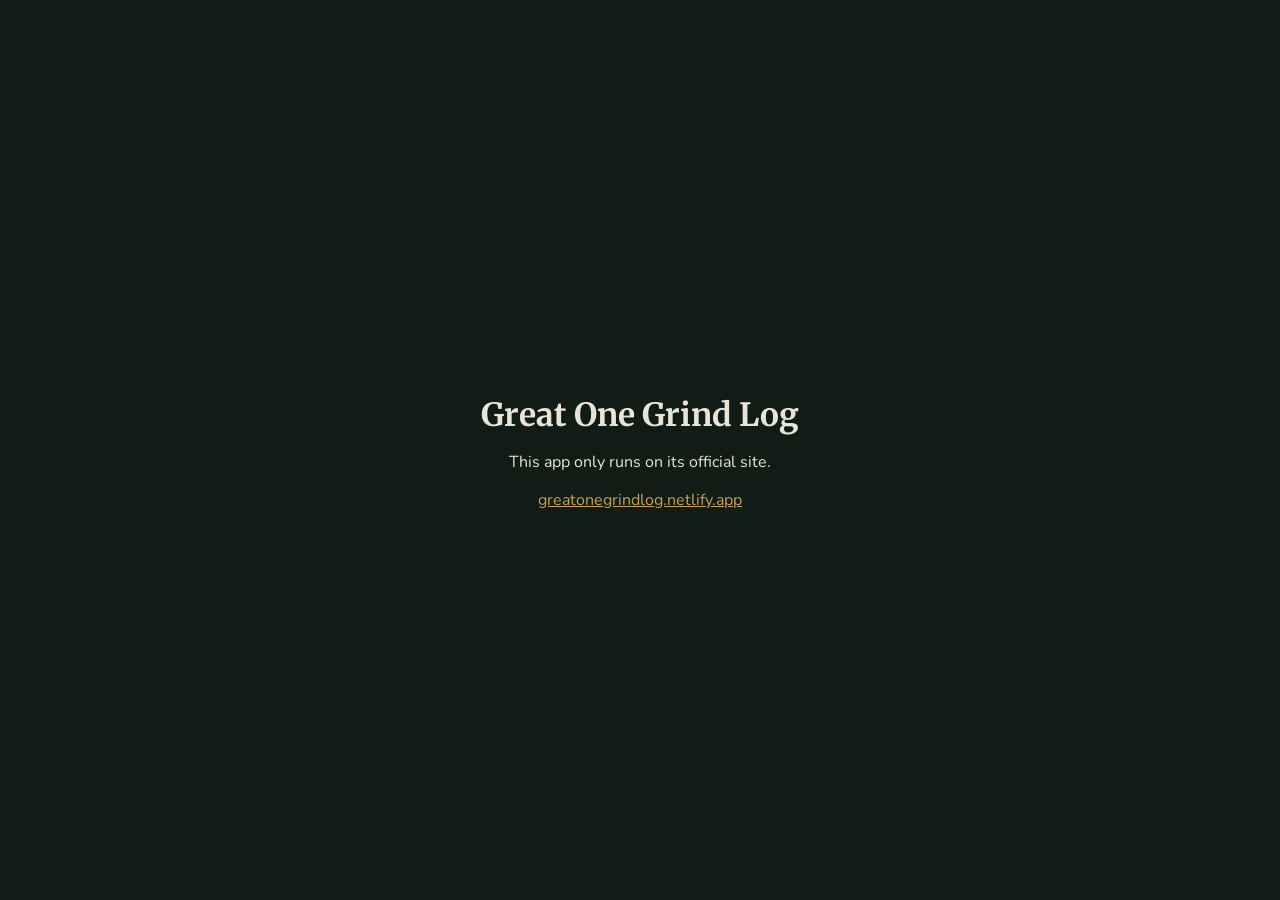
<file: index.html>
<!DOCTYPE html>
<html>
<!-- deploy trigger nudge: builds were resumed after being paused, this commit exists to
     produce a fresh push event for Netlify to pick up -->
<head>
    <meta charset="UTF-8">    <title>Great One Grind Log</title>
    <meta name="viewport" content="width=device-width, initial-scale=1, maximum-scale=1, user-scalable=no">
    <link rel="icon" type="image/png" href="icon192.png">
    <link rel="apple-touch-icon" sizes="192x192" href="icon192_dock.png">
    <link rel="apple-touch-icon" sizes="512x512" href="icon512_dock.png">
    <link rel="stylesheet" href="styles.css">
    <link rel="manifest" href="manifest.json">
    <meta name="theme-color" content="#000000">
</head>
<body>
    <div id="tosGate" class="modal hidden" style="z-index:99998;">
      <div class="modal-box" style="text-align:left;max-width:440px;">
        <h3 style="font-family:'Merriweather',serif;color:var(--text);margin-top:0;">Before You Continue</h3>
        <div style="display:flex;align-items:flex-start;gap:12px;margin-bottom:14px;padding-bottom:14px;border-bottom:1px solid var(--line);">
          <img src="NyXHunt.png" alt="NyX" class="about-avatar">
          <p style="font-size:12.5px;color:var(--muted);font-style:italic;margin:0;line-height:1.5;">&ldquo;Hello, my name is NyX, and welcome to my Grinding Counter Tool: The Great One Grind Log. I'm so glad you're here to count, log, and remember your most special hunts. Please enjoy the tool!&rdquo;</p>
        </div>
        <p style="font-size:13px;">Please review the following before using Great One Grind Log:</p>
        <label class="del-two-step-label" style="display:flex;gap:8px;align-items:flex-start;font-size:12px;margin-bottom:10px;color:var(--muted);text-align:left;">
          <input type="checkbox" id="tosCheck">
          <span>I have read and agree to the <a href="terms.html" target="_blank" rel="noopener" style="color:var(--antler, #c9a14a);">Terms of Service</a>.</span>
        </label>
        <label class="del-two-step-label" style="display:flex;gap:8px;align-items:flex-start;font-size:12px;margin-bottom:16px;color:var(--muted);text-align:left;">
          <input type="checkbox" id="privacyCheck">
          <span>I have read and agree to the <a href="privacy.html" target="_blank" rel="noopener" style="color:var(--antler, #c9a14a);">Privacy Policy</a>.</span>
        </label>
        <div class="modal-actions">
          <button id="tosGateAgree" class="confirm-go" disabled>Agree &amp; Continue</button>
        </div>
        <p style="font-size:11px;color:var(--muted);margin:10px 0 0;">You'll only see this once &mdash; unless the Terms of Service or Privacy Policy are updated, in which case you'll be asked to review and agree again.</p>
      </div>
    </div>
    <div id="installPromptModal" class="modal hidden" style="z-index:99997;">
      <div class="modal-box" style="text-align:left;max-width:380px;">
        <h3 style="font-family:'Merriweather',serif;color:var(--text);margin-top:0;">Install This Tool?</h3>
        <p style="font-size:13px;">Great One Grind Log can be installed straight from your browser, so it opens like its own app instead of a browser tab &mdash; no app store needed.</p>
        <p style="font-size:12px;color:var(--muted);">Not right now? No problem &mdash; you can install it anytime later from the <strong>How to Use Tool</strong> tab.</p>
        <div class="modal-actions">
          <button id="installPromptDismiss">No Thanks</button>
          <button id="installPromptGo" class="confirm-go">Show Me How</button>
        </div>
        <p style="font-size:11px;color:var(--muted);margin:10px 0 0;">This message is shown once.</p>
      </div>
    </div>
    <div id="welcomeGuideModal" class="modal hidden" style="z-index:99997;">
      <div class="modal-box" style="text-align:left;max-width:380px;">
        <h3 style="font-family:'Merriweather',serif;color:var(--text);margin-top:0;">New Here? Check Out the Guide</h3>
        <p style="font-size:13px;">The <strong>How to Use Tool</strong> tab walks you through everything, including:</p>
        <ul style="font-size:12.5px;color:var(--muted);margin:0 0 16px;padding-left:20px;line-height:1.7;">
          <li>Installing the tool as a browser app on your phone or computer</li>
          <li>Exporting and importing your data to back it up or move devices</li>
          <li>The basics of using the counter to track your grind</li>
        </ul>
        <div class="modal-actions">
          <button id="welcomeGuideDismiss">No Thanks</button>
          <button id="welcomeGuideGo" class="confirm-go">Take Me There</button>
        </div>
        <p style="font-size:11px;color:var(--muted);margin:10px 0 0;">This message is shown once.</p>
      </div>
    </div>
    <div class="app">
  <div class="wrap" id="appRoot">
    <div class="loading-note">Loading your grind log…</div>
  </div>
</div>

<div id="confirmModal" class="modal hidden">
  <div class="modal-box">
    <p id="modalText"></p>
    <div class="modal-actions">
      <button id="modalCancel">Cancel</button>
      <button id="modalConfirm" class="confirm-danger">Confirm</button>
    </div>
  </div>
</div>

<div id="wizardModal" class="modal hidden wizard-modal">
  <div class="modal-box">
    <div id="wizardContent"></div>
    <div class="wizard-footer">
      <button id="wizardBackBtn" class="reset-link" style="display:none;">&larr; Back</button>
      <button id="wizardCancelBtn" class="reset-link">Cancel</button>
    </div>
  </div>
</div>

<div id="trophyModal" class="modal hidden">
  <div class="modal-box">
    <p>Great One logged! Would you like to add trophy details?</p>
    <div class="modal-actions">
      <button id="trophyModalSkip">Skip</button>
      <button id="trophyModalYes" class="confirm-go">Add Details</button>
    </div>
  </div>
</div>

<div id="trophyFormModal" class="modal hidden">
  <div class="modal-box trophy-form-box">
    <h3 class="trophy-form-title">Trophy Details</h3>
    <div class="trophy-form-fields">
      <label>Outcome
        <select id="tfOutcome">
          <option value="">— Select —</option>
          <option value="Successfully Hunted">Successfully Hunted</option>
          <option value="Botched">Botched</option>
        </select>
      </label>
      <label>Weight
        <div class="weight-row">
          <input type="text" id="tfWeight" placeholder="e.g. 312">
          <select id="tfWeightUnit">
            <option value="kg">kg</option>
            <option value="lbs">lbs</option>
          </select>
        </div>
      </label>
      <label>Fur Type<input type="text" id="tfFur" placeholder="e.g. Fabled…"></label>
      <label>Score<input type="text" id="tfScore" placeholder="e.g. 263.18"></label>
      <div id="tfAntlerRow">
        <label>Antler / Horn Variation
          <div class="antler-row">
            <input type="text" id="tfAntler" placeholder="e.g. Palmated, Non-Typical…">
            <select id="tfAntlerQuick">
              <option value="">Quick fill</option>
              <option value="N/A">N/A</option>
            </select>
          </div>
        </label>
      </div>
      <label>Personal Notes<textarea id="tfNotes" placeholder="Anything worth remembering about this hunt…" rows="3"></textarea></label>
    </div>
    <div class="modal-actions" style="margin-top:16px;">
      <button id="trophyFormCancel">Cancel</button>
      <button id="trophyFormSubmit" class="confirm-go">Save</button>
    </div>
  </div>
</div>

<div id="counterEditModal" class="modal hidden">
  <div class="modal-box trophy-form-box">
    <div id="counterEditBody"></div>
    <div class="modal-actions" style="margin-top:16px;">
      <button id="counterEditCancel">Cancel</button>
      <button id="counterEditSave" class="confirm-go">Save</button>
    </div>
  </div>
</div>
<div id="keybindModal" class="modal hidden">
  <div class="modal-box" style="max-width:320px;">
    <div id="keybindLabel" style="font-family:'Merriweather',serif;font-weight:700;font-size:14px;margin-bottom:14px;color:var(--text);"></div>
    <div id="keybindStatus" class="keybind-status waiting">Press any key…</div>
    <div class="modal-actions" style="margin-top:16px;flex-direction:column;gap:8px;">
      <button id="keybindSaveBtn" class="keybind-save-btn" disabled>Save Setting</button>
      <button id="keybindCancelBtn" class="reset-link">Cancel</button>
    </div>
  </div>
</div>
<div id="updateBanner" style="display:none;position:fixed;bottom:16px;left:50%;transform:translateX(-50%);background:#1a1a1a;color:#fff;padding:10px 16px;border-radius:8px;border:1px solid #d4af37;font-size:13px;z-index:9999;gap:10px;align-items:center;">
  <span>Update available.</span>
  <button id="updateReloadBtn" style="background:#d4af37;color:#000;border:none;border-radius:5px;padding:5px 10px;font-size:12px;cursor:pointer;">Reload</button>
</div>
<div id="cookieConsentBanner" style="display:none;position:fixed;bottom:0;left:0;right:0;background:#1a1a1a;color:#fff;padding:14px 16px;font-size:13px;z-index:10000;gap:14px;align-items:center;justify-content:center;flex-wrap:wrap;border-top:1px solid #d4af37;">
  <span style="max-width:600px;">This app uses local device storage to save your progress. See our <a href="privacy.html" style="color:#d4af37;">Privacy Policy</a> for details.</span>
  <button id="cookieConsentBtn" style="background:#d4af37;color:#000;border:none;border-radius:5px;padding:6px 14px;font-size:12px;cursor:pointer;white-space:nowrap;">Got it</button>
</div>
<script>
(function() {
  var CONSENT_KEY = 'cookieConsentAccepted';
  if (!localStorage.getItem(CONSENT_KEY)) {
    document.getElementById('cookieConsentBanner').style.display = 'flex';
  }
  document.getElementById('cookieConsentBtn').addEventListener('click', function() {
    localStorage.setItem(CONSENT_KEY, 'true');
    document.getElementById('cookieConsentBanner').style.display = 'none';
  });
})();
</script>
<script>
if ('serviceWorker' in navigator) {
  window.addEventListener('load', () => {
    navigator.serviceWorker.register('./sw.js').then((reg) => {
      function showUpdateBanner() {
        document.getElementById('updateBanner').style.display = 'flex';
      }
      // Cover the case where an update already finished installing before this
      // .then() ran (a real race with 'updatefound'), not just the waiting case.
      if (reg.waiting) {
        showUpdateBanner();
      }
      if (reg.installing) {
        reg.installing.addEventListener('statechange', function() {
          if (this.state === 'installed' && navigator.serviceWorker.controller) {
            showUpdateBanner();
          }
        });
      }
      reg.addEventListener('updatefound', () => {
        const nw = reg.installing;
        if (!nw) return;
        nw.addEventListener('statechange', () => {
          if (nw.state === 'installed' && navigator.serviceWorker.controller) {
            showUpdateBanner();
          }
        });
      });

      // The checks above only catch an update that exists at page-load time.
      // Long sessions (a grind can run for a while) never re-check otherwise, so
      // the banner only ever seemed to show up on a manual reload. Re-check
      // periodically and whenever the tab/app regains focus.
      setInterval(() => { reg.update(); }, 5 * 60 * 1000);
      document.addEventListener('visibilitychange', () => {
        if (document.visibilityState === 'visible') reg.update();
      });
    });
    let reloading = false;
    navigator.serviceWorker.addEventListener('controllerchange', () => {
      if (reloading) return;
      reloading = true;
      window.location.reload();
    });
    document.getElementById('updateReloadBtn').addEventListener('click', () => {
      navigator.serviceWorker.getRegistration().then((reg) => {
        if (!reg) return;
        if (reg.waiting) {
          reg.waiting.postMessage('SKIP_WAITING');
        } else if (reg.installing) {
          reg.installing.addEventListener('statechange', function fn(e) {
            if (e.target.state === 'installed') {
              e.target.postMessage('SKIP_WAITING');
              e.target.removeEventListener('statechange', fn);
            }
          });
        }
      });
    });
  });
}
</script>
<!-- Session Goal: number input modal -->
<div id="sgInputModal" class="modal hidden">
  <div class="modal-box" style="max-width:280px; text-align:center;">
    <div id="sgModalTitle" style="font-family:'Merriweather',serif;font-weight:700;font-size:14px;margin-bottom:14px;color:var(--text);"></div>
    <input type="number" id="sgModalInput" class="sg-input" placeholder="Number of kills" min="1" style="width:100%;box-sizing:border-box;margin-bottom:14px;">
    <div class="modal-actions">
      <button id="sgModalCancel">Cancel</button>
      <button id="sgModalDelete" class="confirm-danger" style="display:none;">Delete Goal</button>
      <button id="sgModalConfirm" class="confirm-go">Set Goal</button>
    </div>
  </div>
</div>

<!-- Session Goal: goal met modal -->
<div id="sgGoalMetModal" class="modal hidden">
  <div class="modal-box" style="max-width:280px; text-align:center;">
    <p style="font-size:22px;margin:0 0 6px;">🎯</p>
    <p style="font-family:'Merriweather',serif;font-weight:700;font-size:15px;margin:0 0 10px;color:var(--text);">You met your goal!</p>
    <p style="font-size:12px;color:var(--muted);margin:0 0 18px;">Want to set a new session goal?</p>
    <div class="modal-actions">
      <button id="sgMetCancel">No thanks</button>
      <button id="sgMetNewGoal" class="confirm-go">Set New Goal</button>
    </div>
  </div>
</div>

<!-- Rare Fur Trackers: create/edit panel -->
<div id="rareGoalsModal" class="modal hidden">
  <div class="modal-box" style="max-width:360px; text-align:center;">
    <h3 style="font-family:'Merriweather',serif;font-weight:700;font-size:15px;margin:0 0 8px;color:var(--text);">Create / Edit Rare Fur Tracker(s)</h3>
    <p style="font-size:10.5px;color:var(--muted);margin:0 0 14px;line-height:1.5;">This tracker is independent &mdash; updating these counters does not affect the &ldquo;Rares&rdquo; counter, nor does it affect the All Grinds Summary. Use the &ldquo;Rares&rdquo; counter in Current Grind to log data there.</p>

    <div class="trophy-form-fields" style="margin-bottom:10px;">
      <label>Rare Fur Name<input type="text" id="rgNameInput" placeholder="e.g. Albino, Melanistic, Piebald…"></label>
    </div>
    <div class="modal-actions" style="justify-content:center;">
      <button id="rgNameConfirmBtn" class="confirm-go">+ Add Tracker</button>
    </div>

    <div id="rgList" class="rg-list"></div>

    <div class="modal-actions" style="margin-top:14px;">
      <button id="rgCloseBtn">Close</button>
    </div>
  </div>
</div>

<!-- Rare Fur Trackers: all-goals-complete celebration -->
<div id="rgGoalMetModal" class="modal hidden">
  <div class="modal-box" style="max-width:280px; text-align:center;">
    <p style="font-size:22px;margin:0 0 6px;">🏆</p>
    <p style="font-family:'Merriweather',serif;font-weight:700;font-size:15px;margin:0 0 6px;color:var(--text);">All Goals Met!</p>
    <p id="rgMetText" style="font-size:12px;color:var(--muted);margin:0 0 18px;"></p>
    <div class="modal-actions">
      <button id="rgMetOk">Awesome!</button>
      <button id="rgMetSetNew" class="confirm-go">Set New Goals</button>
    </div>
  </div>
</div>

<script src="script.js"></script>
<script>
(function() {
  // Bump the suffix if the Terms of Service or Privacy Policy content materially changes,
  // so everyone is re-prompted to agree to the new versions instead of carrying over old consent.
  var LEGAL_KEY = 'legalAgreedV1';
  var tosGate = document.getElementById('tosGate');
  // Gate starts hidden in HTML/CSS so it never flashes on load; only reveal if needed.
  if (localStorage.getItem(LEGAL_KEY) === 'true') {
    return;
  }
  tosGate.classList.remove('hidden');
  var tosCheck = document.getElementById('tosCheck');
  var privacyCheck = document.getElementById('privacyCheck');
  var agreeBtn = document.getElementById('tosGateAgree');

  function updateBtn() {
    agreeBtn.disabled = !(tosCheck.checked && privacyCheck.checked);
  }
  tosCheck.addEventListener('change', updateBtn);
  privacyCheck.addEventListener('change', updateBtn);

  // First-time-only optional pointer to the How to Use Tool tab, shown right after
  // a brand-new user clears the ToS/Privacy gate. Never shown again once dismissed
  // (either button), and never shown to existing users who already had LEGAL_KEY set.
  var WELCOME_KEY = 'welcomeGuideSeenV1';
  function maybeShowWelcomeGuide() {
    if (localStorage.getItem(WELCOME_KEY) === 'true') return;
    var modal = document.getElementById('welcomeGuideModal');
    if (!modal) return;
    modal.classList.remove('hidden');
    document.getElementById('welcomeGuideDismiss').addEventListener('click', function() {
      localStorage.setItem(WELCOME_KEY, 'true');
      modal.classList.add('hidden');
    });
    document.getElementById('welcomeGuideGo').addEventListener('click', function() {
      localStorage.setItem(WELCOME_KEY, 'true');
      modal.classList.add('hidden');
      var ctBtn = document.querySelector('.tab-btn[data-tab="counter-tool"]');
      if (ctBtn) ctBtn.click();
      window.scrollTo({ top: 0, behavior: 'smooth' });
    });
  }

  // First-time-only prompt letting a brand-new user know the tool can be installed as a
  // browser app, shown right after the ToS/Privacy gate and before the How to Use Tool
  // pointer below. Never shown again once dismissed (either button). Choosing "Show Me
  // How" jumps straight to the install instructions and marks the welcome-guide popup
  // as seen too, since the user is already headed to that same tab.
  var INSTALL_KEY = 'installPromptSeenV1';
  function maybeShowInstallPrompt(next) {
    if (localStorage.getItem(INSTALL_KEY) === 'true') { next(); return; }
    var modal = document.getElementById('installPromptModal');
    if (!modal) { next(); return; }
    modal.classList.remove('hidden');
    document.getElementById('installPromptDismiss').addEventListener('click', function() {
      localStorage.setItem(INSTALL_KEY, 'true');
      modal.classList.add('hidden');
      next();
    });
    document.getElementById('installPromptGo').addEventListener('click', function() {
      localStorage.setItem(INSTALL_KEY, 'true');
      localStorage.setItem(WELCOME_KEY, 'true');
      modal.classList.add('hidden');
      var ctBtn = document.querySelector('.tab-btn[data-tab="counter-tool"]');
      if (ctBtn) ctBtn.click();
      setTimeout(function() {
        var guide = document.getElementById('installGuide');
        if (guide) guide.scrollIntoView({ behavior: 'smooth', block: 'start' });
        else window.scrollTo({ top: 0, behavior: 'smooth' });
      }, 50);
    });
  }

  agreeBtn.addEventListener('click', function() {
    if (agreeBtn.disabled) return;
    localStorage.setItem(LEGAL_KEY, 'true');
    tosGate.classList.add('hidden');
    maybeShowInstallPrompt(maybeShowWelcomeGuide);
  });
})();
</script>
</body>
</html>
</file>
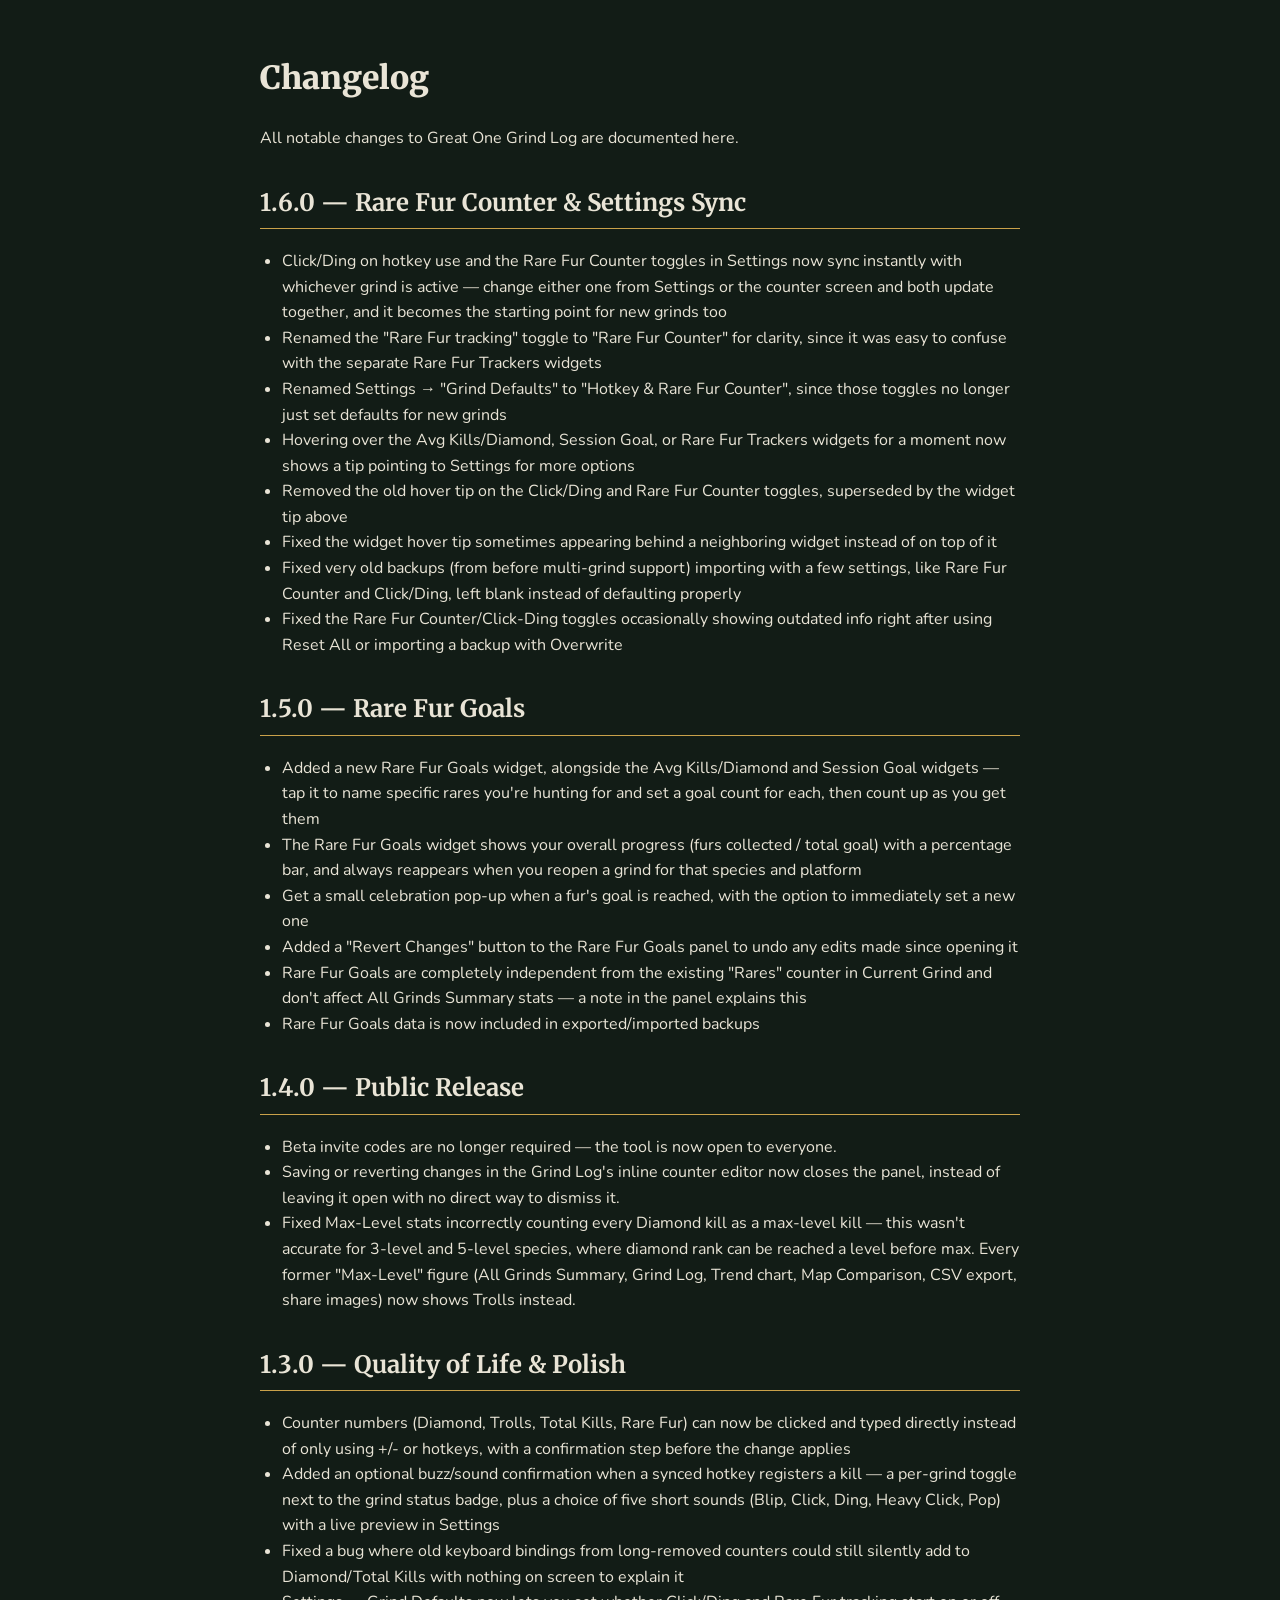
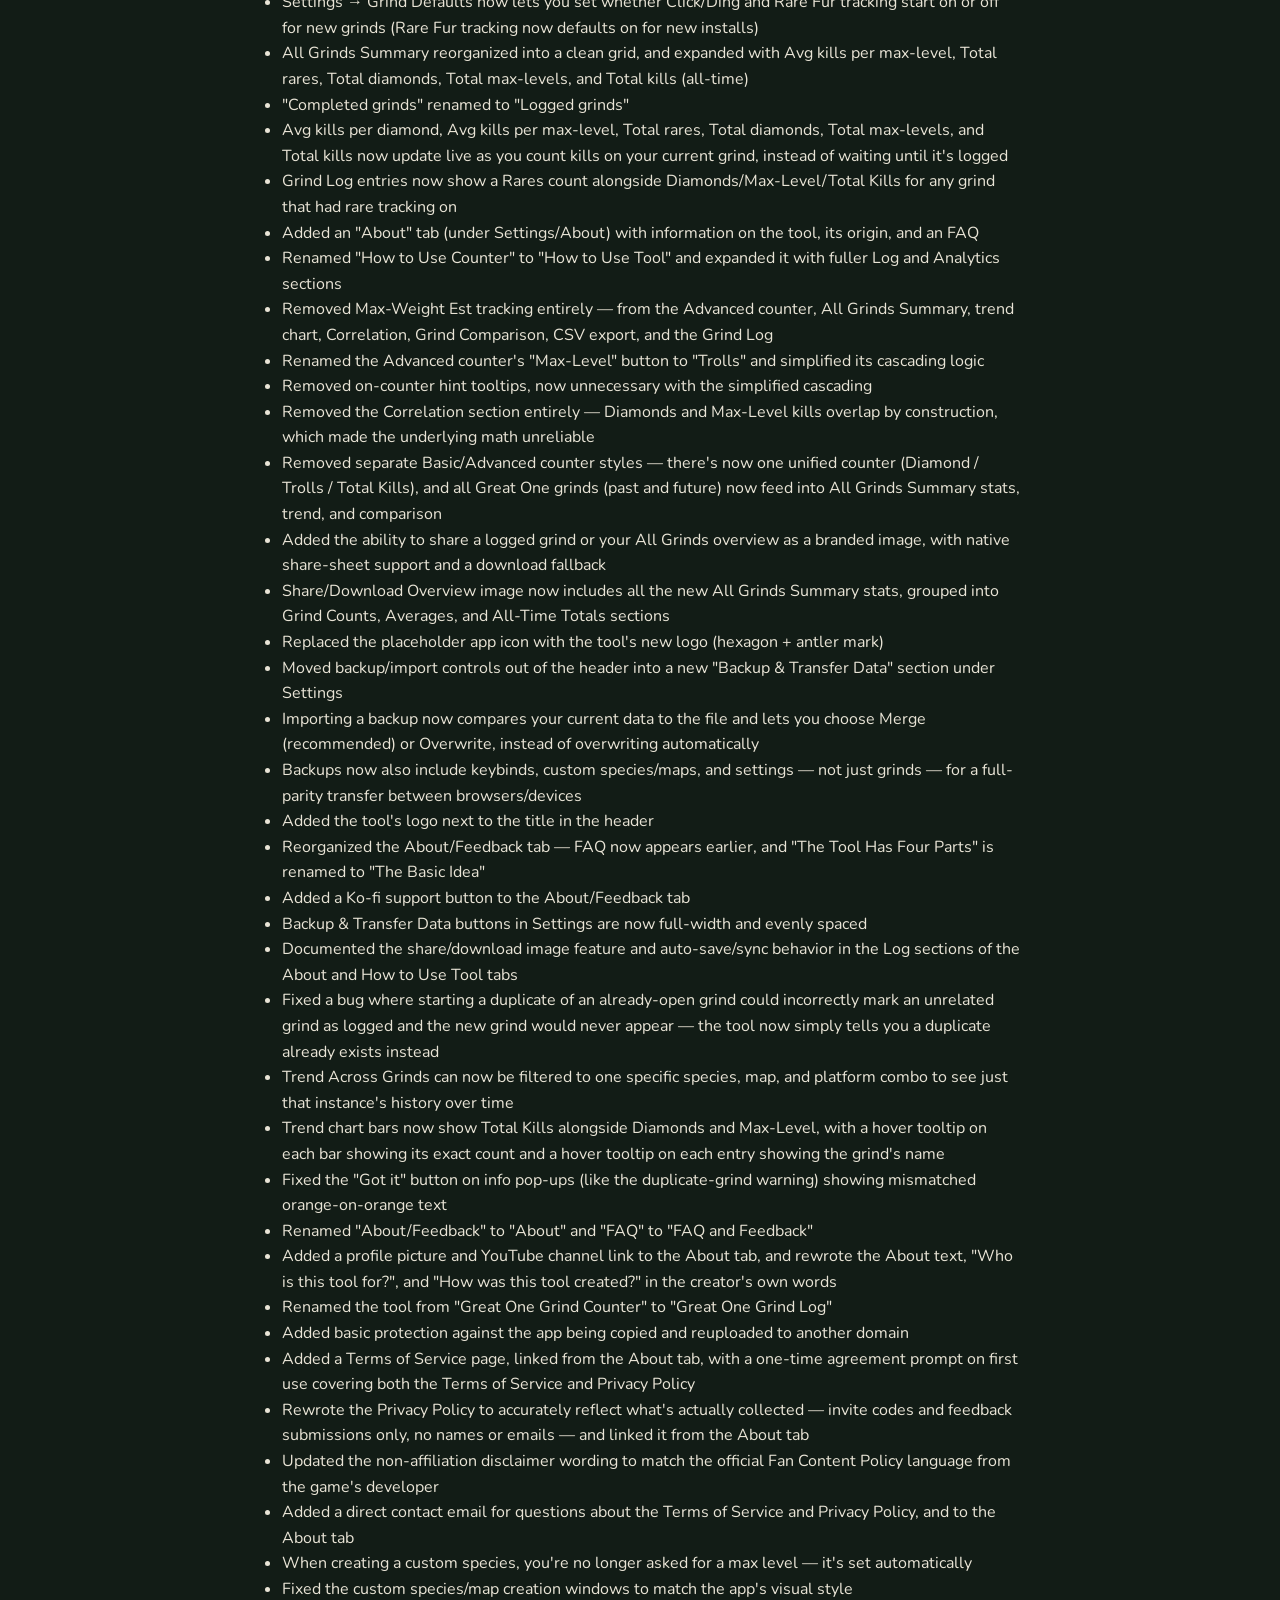
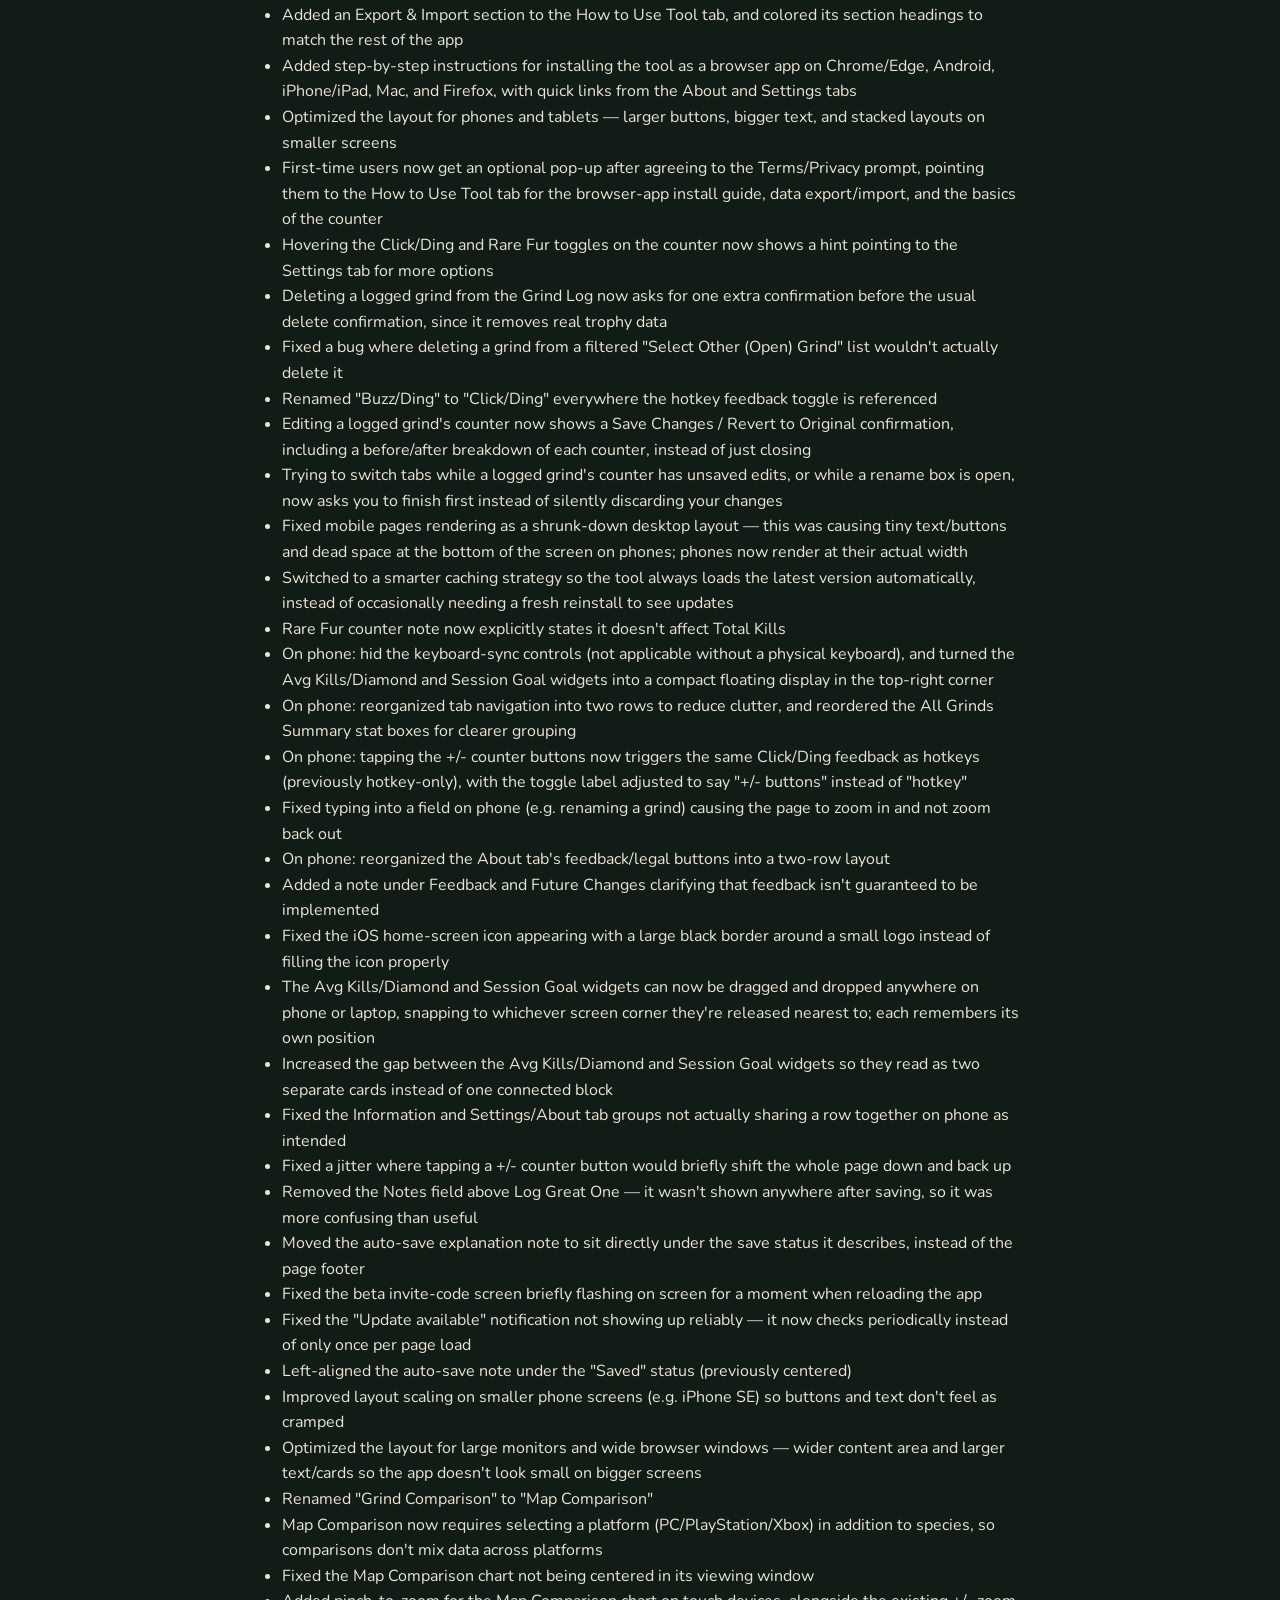
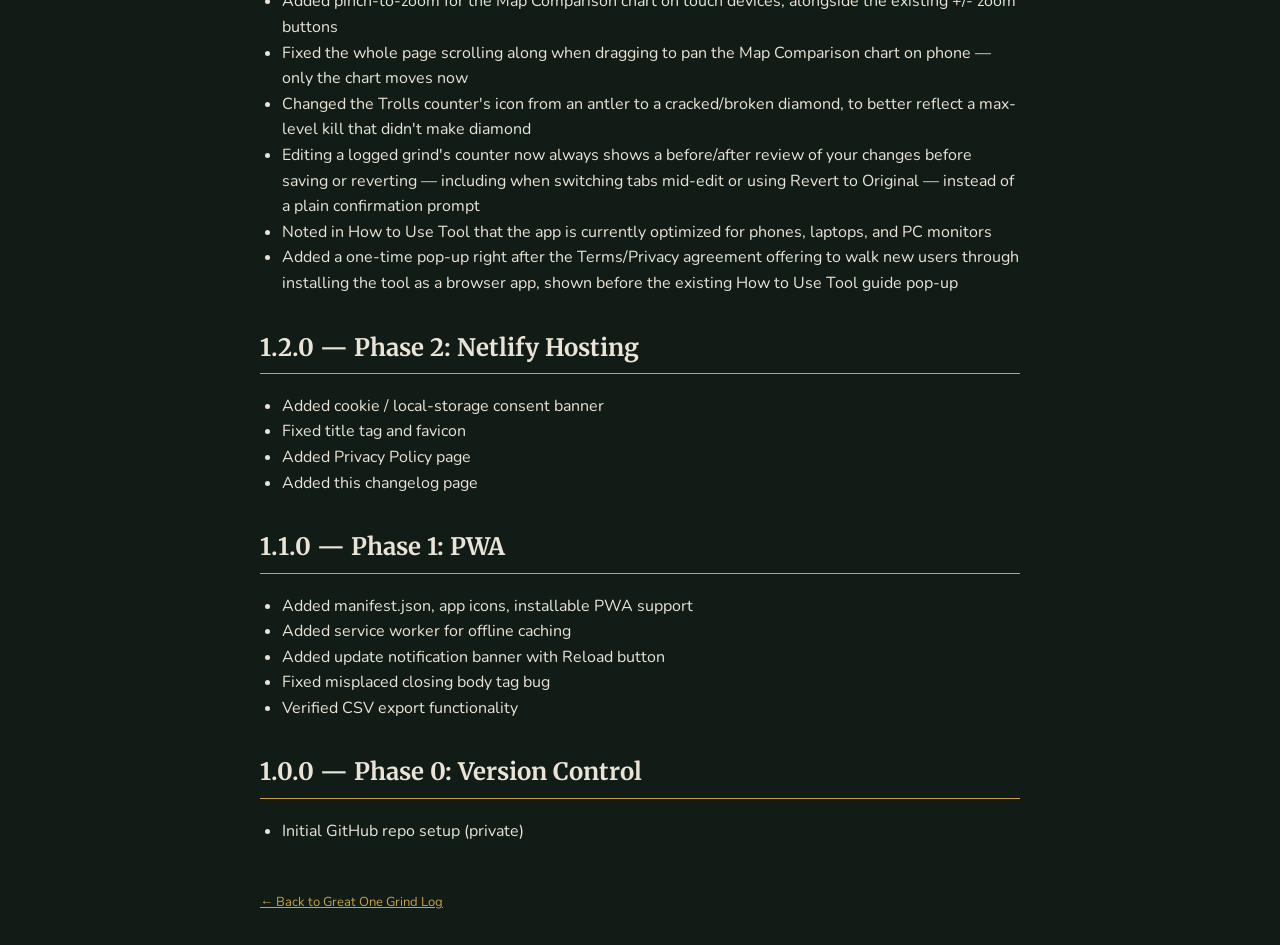
<file: changelog.html>
<!DOCTYPE html>
<html lang="en">
<head>
<meta charset="UTF-8">
<meta name="viewport" content="width=device-width, initial-scale=1.0">
<title>Changelog — Great One Grind Log</title>
<link rel="icon" type="image/png" href="icon192.png">
<style>
  @import url('https://fonts.googleapis.com/css2?family=Merriweather:wght@400;700;900&family=Nunito:wght@400;500;600;700;800&display=swap');
  body{font-family:'Nunito',-apple-system,BlinkMacSystemFont,'Segoe UI',Roboto,sans-serif;max-width:760px;margin:0 auto;padding:32px 20px;line-height:1.6;color:#e9e4d6;background:#121c16;}
  h1{font-family:'Merriweather',serif;font-weight:900;color:#e9e4d6;}
  h2{font-family:'Merriweather',serif;font-weight:700;margin-top:32px;color:#e9e4d6;border-bottom:1px solid #c9a14a;padding-bottom:6px;}
  ul{padding-left:22px;}
  a{color:#c9a14a;}
  footer{margin-top:48px;font-size:13px;color:#8fa089;}
</style>
</head>
<body>
<h1>Changelog</h1>
<p>All notable changes to Great One Grind Log are documented here.</p>

<h2>1.6.0 — Rare Fur Counter & Settings Sync</h2>
<ul>
  <li>Click/Ding on hotkey use and the Rare Fur Counter toggles in Settings now sync instantly with whichever grind is active — change either one from Settings or the counter screen and both update together, and it becomes the starting point for new grinds too</li>
  <li>Renamed the "Rare Fur tracking" toggle to "Rare Fur Counter" for clarity, since it was easy to confuse with the separate Rare Fur Trackers widgets</li>
  <li>Renamed Settings → "Grind Defaults" to "Hotkey & Rare Fur Counter", since those toggles no longer just set defaults for new grinds</li>
  <li>Hovering over the Avg Kills/Diamond, Session Goal, or Rare Fur Trackers widgets for a moment now shows a tip pointing to Settings for more options</li>
  <li>Removed the old hover tip on the Click/Ding and Rare Fur Counter toggles, superseded by the widget tip above</li>
  <li>Fixed the widget hover tip sometimes appearing behind a neighboring widget instead of on top of it</li>
  <li>Fixed very old backups (from before multi-grind support) importing with a few settings, like Rare Fur Counter and Click/Ding, left blank instead of defaulting properly</li>
  <li>Fixed the Rare Fur Counter/Click-Ding toggles occasionally showing outdated info right after using Reset All or importing a backup with Overwrite</li>
</ul>

<h2>1.5.0 — Rare Fur Goals</h2>
<ul>
  <li>Added a new Rare Fur Goals widget, alongside the Avg Kills/Diamond and Session Goal widgets — tap it to name specific rares you're hunting for and set a goal count for each, then count up as you get them</li>
  <li>The Rare Fur Goals widget shows your overall progress (furs collected / total goal) with a percentage bar, and always reappears when you reopen a grind for that species and platform</li>
  <li>Get a small celebration pop-up when a fur's goal is reached, with the option to immediately set a new one</li>
  <li>Added a "Revert Changes" button to the Rare Fur Goals panel to undo any edits made since opening it</li>
  <li>Rare Fur Goals are completely independent from the existing "Rares" counter in Current Grind and don't affect All Grinds Summary stats — a note in the panel explains this</li>
  <li>Rare Fur Goals data is now included in exported/imported backups</li>
</ul>

<h2>1.4.0 — Public Release</h2>
<ul>
  <li>Beta invite codes are no longer required &mdash; the tool is now open to everyone.</li>
  <li>Saving or reverting changes in the Grind Log's inline counter editor now closes the panel, instead of leaving it open with no direct way to dismiss it.</li>
  <li>Fixed Max-Level stats incorrectly counting every Diamond kill as a max-level kill &mdash; this wasn't accurate for 3-level and 5-level species, where diamond rank can be reached a level before max. Every former "Max-Level" figure (All Grinds Summary, Grind Log, Trend chart, Map Comparison, CSV export, share images) now shows Trolls instead.</li>
</ul>

<h2>1.3.0 — Quality of Life & Polish</h2>
<ul>
  <li>Counter numbers (Diamond, Trolls, Total Kills, Rare Fur) can now be clicked and typed directly instead of only using +/- or hotkeys, with a confirmation step before the change applies</li>
  <li>Added an optional buzz/sound confirmation when a synced hotkey registers a kill — a per-grind toggle next to the grind status badge, plus a choice of five short sounds (Blip, Click, Ding, Heavy Click, Pop) with a live preview in Settings</li>
  <li>Fixed a bug where old keyboard bindings from long-removed counters could still silently add to Diamond/Total Kills with nothing on screen to explain it</li>
  <li>Settings → Grind Defaults now lets you set whether Click/Ding and Rare Fur tracking start on or off for new grinds (Rare Fur tracking now defaults on for new installs)</li>
  <li>All Grinds Summary reorganized into a clean grid, and expanded with Avg kills per max-level, Total rares, Total diamonds, Total max-levels, and Total kills (all-time)</li>
  <li>"Completed grinds" renamed to "Logged grinds"</li>
  <li>Avg kills per diamond, Avg kills per max-level, Total rares, Total diamonds, Total max-levels, and Total kills now update live as you count kills on your current grind, instead of waiting until it's logged</li>
  <li>Grind Log entries now show a Rares count alongside Diamonds/Max-Level/Total Kills for any grind that had rare tracking on</li>
  <li>Added an "About" tab (under Settings/About) with information on the tool, its origin, and an FAQ</li>
  <li>Renamed "How to Use Counter" to "How to Use Tool" and expanded it with fuller Log and Analytics sections</li>
  <li>Removed Max-Weight Est tracking entirely — from the Advanced counter, All Grinds Summary, trend chart, Correlation, Grind Comparison, CSV export, and the Grind Log</li>
  <li>Renamed the Advanced counter's "Max-Level" button to "Trolls" and simplified its cascading logic</li>
  <li>Removed on-counter hint tooltips, now unnecessary with the simplified cascading</li>
  <li>Removed the Correlation section entirely — Diamonds and Max-Level kills overlap by construction, which made the underlying math unreliable</li>
  <li>Removed separate Basic/Advanced counter styles — there's now one unified counter (Diamond / Trolls / Total Kills), and all Great One grinds (past and future) now feed into All Grinds Summary stats, trend, and comparison</li>
  <li>Added the ability to share a logged grind or your All Grinds overview as a branded image, with native share-sheet support and a download fallback</li>
  <li>Share/Download Overview image now includes all the new All Grinds Summary stats, grouped into Grind Counts, Averages, and All-Time Totals sections</li>
  <li>Replaced the placeholder app icon with the tool's new logo (hexagon + antler mark)</li>
  <li>Moved backup/import controls out of the header into a new "Backup & Transfer Data" section under Settings</li>
  <li>Importing a backup now compares your current data to the file and lets you choose Merge (recommended) or Overwrite, instead of overwriting automatically</li>
  <li>Backups now also include keybinds, custom species/maps, and settings — not just grinds — for a full-parity transfer between browsers/devices</li>
  <li>Added the tool's logo next to the title in the header</li>
  <li>Reorganized the About/Feedback tab — FAQ now appears earlier, and "The Tool Has Four Parts" is renamed to "The Basic Idea"</li>
  <li>Added a Ko-fi support button to the About/Feedback tab</li>
  <li>Backup & Transfer Data buttons in Settings are now full-width and evenly spaced</li>
  <li>Documented the share/download image feature and auto-save/sync behavior in the Log sections of the About and How to Use Tool tabs</li>
  <li>Fixed a bug where starting a duplicate of an already-open grind could incorrectly mark an unrelated grind as logged and the new grind would never appear — the tool now simply tells you a duplicate already exists instead</li>
  <li>Trend Across Grinds can now be filtered to one specific species, map, and platform combo to see just that instance's history over time</li>
  <li>Trend chart bars now show Total Kills alongside Diamonds and Max-Level, with a hover tooltip on each bar showing its exact count and a hover tooltip on each entry showing the grind's name</li>
  <li>Fixed the "Got it" button on info pop-ups (like the duplicate-grind warning) showing mismatched orange-on-orange text</li>
  <li>Renamed "About/Feedback" to "About" and "FAQ" to "FAQ and Feedback"</li>
  <li>Added a profile picture and YouTube channel link to the About tab, and rewrote the About text, "Who is this tool for?", and "How was this tool created?" in the creator's own words</li>
  <li>Renamed the tool from "Great One Grind Counter" to "Great One Grind Log"</li>
  <li>Added basic protection against the app being copied and reuploaded to another domain</li>
  <li>Added a Terms of Service page, linked from the About tab, with a one-time agreement prompt on first use covering both the Terms of Service and Privacy Policy</li>
  <li>Rewrote the Privacy Policy to accurately reflect what's actually collected — invite codes and feedback submissions only, no names or emails — and linked it from the About tab</li>
  <li>Updated the non-affiliation disclaimer wording to match the official Fan Content Policy language from the game's developer</li>
  <li>Added a direct contact email for questions about the Terms of Service and Privacy Policy, and to the About tab</li>
  <li>When creating a custom species, you're no longer asked for a max level — it's set automatically</li>
  <li>Fixed the custom species/map creation windows to match the app's visual style</li>
  <li>Added an Export & Import section to the How to Use Tool tab, and colored its section headings to match the rest of the app</li>
  <li>Added step-by-step instructions for installing the tool as a browser app on Chrome/Edge, Android, iPhone/iPad, Mac, and Firefox, with quick links from the About and Settings tabs</li>
  <li>Optimized the layout for phones and tablets — larger buttons, bigger text, and stacked layouts on smaller screens</li>
  <li>First-time users now get an optional pop-up after agreeing to the Terms/Privacy prompt, pointing them to the How to Use Tool tab for the browser-app install guide, data export/import, and the basics of the counter</li>
  <li>Hovering the Click/Ding and Rare Fur toggles on the counter now shows a hint pointing to the Settings tab for more options</li>
  <li>Deleting a logged grind from the Grind Log now asks for one extra confirmation before the usual delete confirmation, since it removes real trophy data</li>
  <li>Fixed a bug where deleting a grind from a filtered "Select Other (Open) Grind" list wouldn't actually delete it</li>
  <li>Renamed "Buzz/Ding" to "Click/Ding" everywhere the hotkey feedback toggle is referenced</li>
  <li>Editing a logged grind's counter now shows a Save Changes / Revert to Original confirmation, including a before/after breakdown of each counter, instead of just closing</li>
  <li>Trying to switch tabs while a logged grind's counter has unsaved edits, or while a rename box is open, now asks you to finish first instead of silently discarding your changes</li>
  <li>Fixed mobile pages rendering as a shrunk-down desktop layout — this was causing tiny text/buttons and dead space at the bottom of the screen on phones; phones now render at their actual width</li>
  <li>Switched to a smarter caching strategy so the tool always loads the latest version automatically, instead of occasionally needing a fresh reinstall to see updates</li>
  <li>Rare Fur counter note now explicitly states it doesn't affect Total Kills</li>
  <li>On phone: hid the keyboard-sync controls (not applicable without a physical keyboard), and turned the Avg Kills/Diamond and Session Goal widgets into a compact floating display in the top-right corner</li>
  <li>On phone: reorganized tab navigation into two rows to reduce clutter, and reordered the All Grinds Summary stat boxes for clearer grouping</li>
  <li>On phone: tapping the +/- counter buttons now triggers the same Click/Ding feedback as hotkeys (previously hotkey-only), with the toggle label adjusted to say "+/- buttons" instead of "hotkey"</li>
  <li>Fixed typing into a field on phone (e.g. renaming a grind) causing the page to zoom in and not zoom back out</li>
  <li>On phone: reorganized the About tab's feedback/legal buttons into a two-row layout</li>
  <li>Added a note under Feedback and Future Changes clarifying that feedback isn't guaranteed to be implemented</li>
  <li>Fixed the iOS home-screen icon appearing with a large black border around a small logo instead of filling the icon properly</li>
  <li>The Avg Kills/Diamond and Session Goal widgets can now be dragged and dropped anywhere on phone or laptop, snapping to whichever screen corner they're released nearest to; each remembers its own position</li>
  <li>Increased the gap between the Avg Kills/Diamond and Session Goal widgets so they read as two separate cards instead of one connected block</li>
  <li>Fixed the Information and Settings/About tab groups not actually sharing a row together on phone as intended</li>
  <li>Fixed a jitter where tapping a +/- counter button would briefly shift the whole page down and back up</li>
  <li>Removed the Notes field above Log Great One — it wasn't shown anywhere after saving, so it was more confusing than useful</li>
  <li>Moved the auto-save explanation note to sit directly under the save status it describes, instead of the page footer</li>
  <li>Fixed the beta invite-code screen briefly flashing on screen for a moment when reloading the app</li>
  <li>Fixed the "Update available" notification not showing up reliably — it now checks periodically instead of only once per page load</li>
  <li>Left-aligned the auto-save note under the "Saved" status (previously centered)</li>
  <li>Improved layout scaling on smaller phone screens (e.g. iPhone SE) so buttons and text don't feel as cramped</li>
  <li>Optimized the layout for large monitors and wide browser windows — wider content area and larger text/cards so the app doesn't look small on bigger screens</li>
  <li>Renamed "Grind Comparison" to "Map Comparison"</li>
  <li>Map Comparison now requires selecting a platform (PC/PlayStation/Xbox) in addition to species, so comparisons don't mix data across platforms</li>
  <li>Fixed the Map Comparison chart not being centered in its viewing window</li>
  <li>Added pinch-to-zoom for the Map Comparison chart on touch devices, alongside the existing +/- zoom buttons</li>
  <li>Fixed the whole page scrolling along when dragging to pan the Map Comparison chart on phone — only the chart moves now</li>
  <li>Changed the Trolls counter's icon from an antler to a cracked/broken diamond, to better reflect a max-level kill that didn't make diamond</li>
  <li>Editing a logged grind's counter now always shows a before/after review of your changes before saving or reverting — including when switching tabs mid-edit or using Revert to Original — instead of a plain confirmation prompt</li>
  <li>Noted in How to Use Tool that the app is currently optimized for phones, laptops, and PC monitors</li>
  <li>Added a one-time pop-up right after the Terms/Privacy agreement offering to walk new users through installing the tool as a browser app, shown before the existing How to Use Tool guide pop-up</li>
</ul>

<h2>1.2.0 — Phase 2: Netlify Hosting</h2>
<ul>
  <li>Added cookie / local-storage consent banner</li>
  <li>Fixed title tag and favicon</li>
  <li>Added Privacy Policy page</li>
  <li>Added this changelog page</li>
</ul>

<h2>1.1.0 — Phase 1: PWA</h2>
<ul>
  <li>Added manifest.json, app icons, installable PWA support</li>
  <li>Added service worker for offline caching</li>
  <li>Added update notification banner with Reload button</li>
  <li>Fixed misplaced closing body tag bug</li>
  <li>Verified CSV export functionality</li>
</ul>

<h2>1.0.0 — Phase 0: Version Control</h2>
<ul>
  <li>Initial GitHub repo setup (private)</li>
</ul>

<footer>
  <a href="index.html">← Back to Great One Grind Log</a>
</footer>
</body>
</html>
</file>
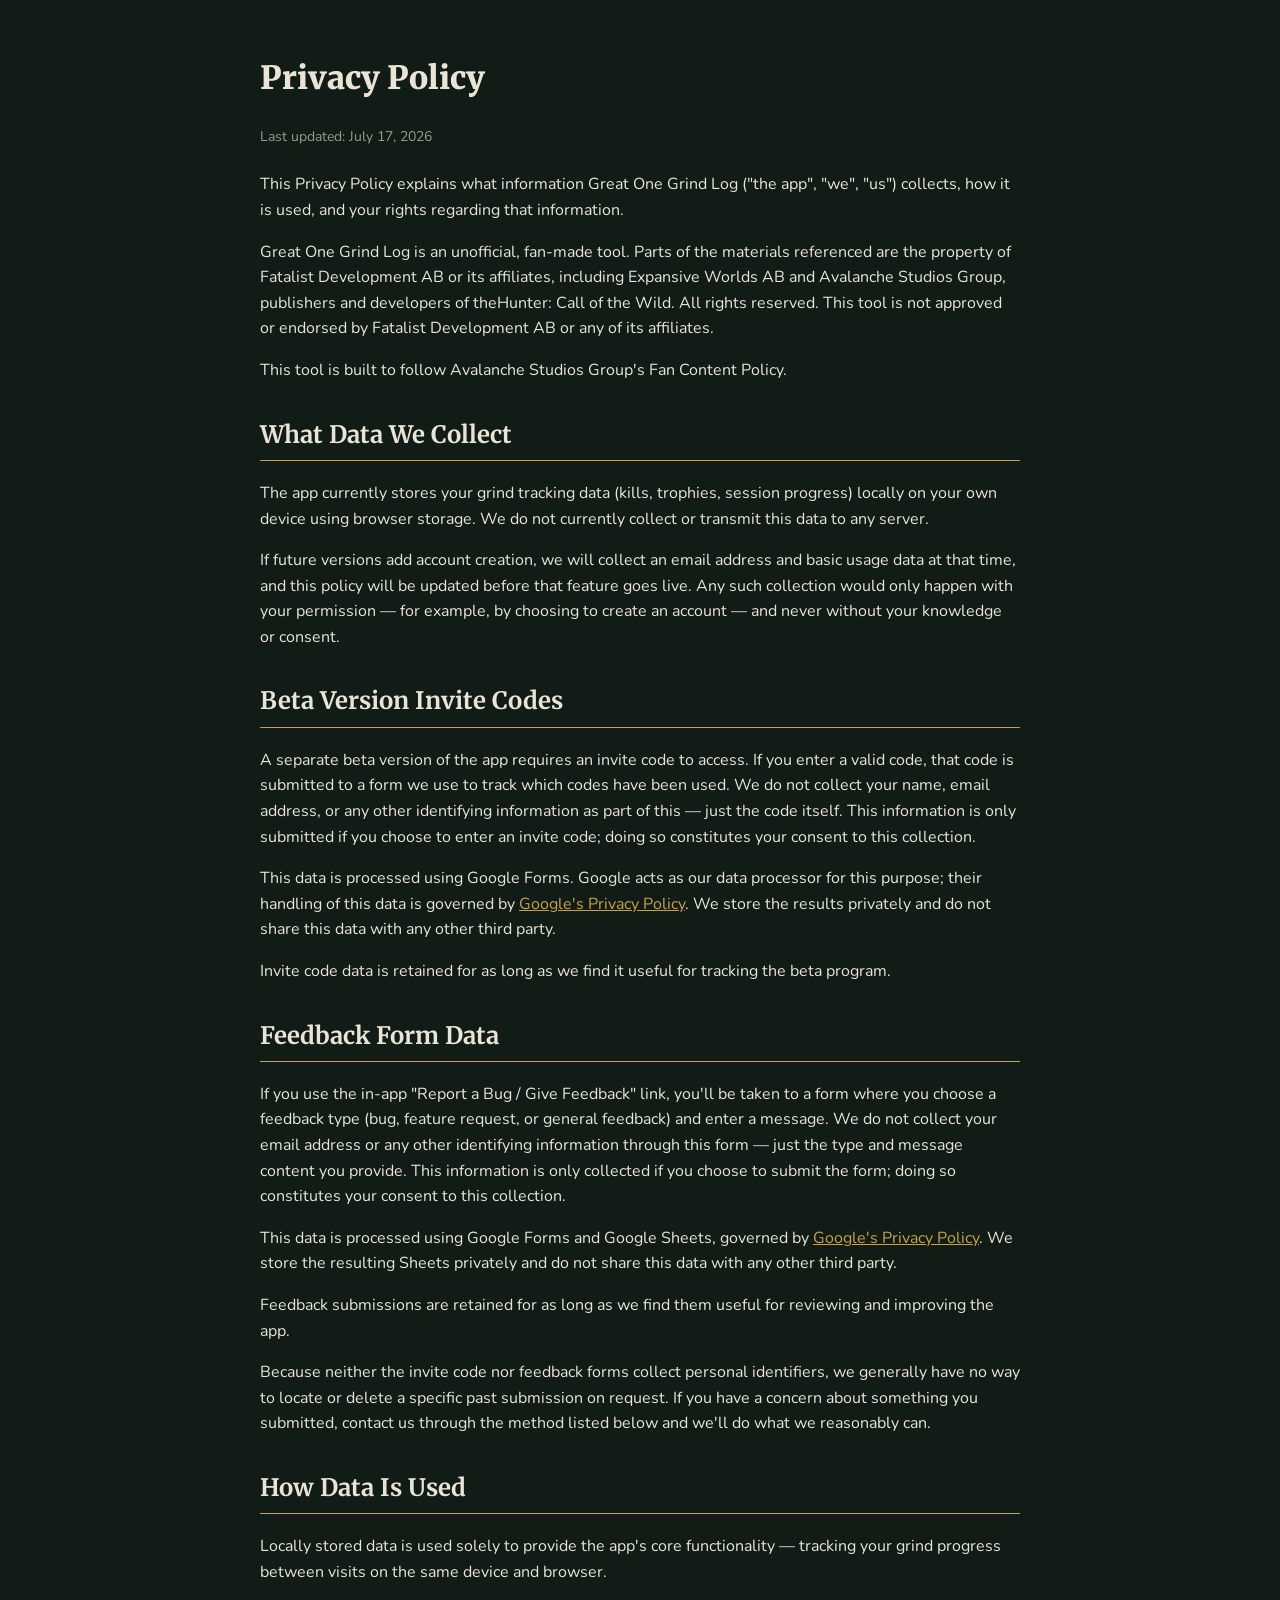
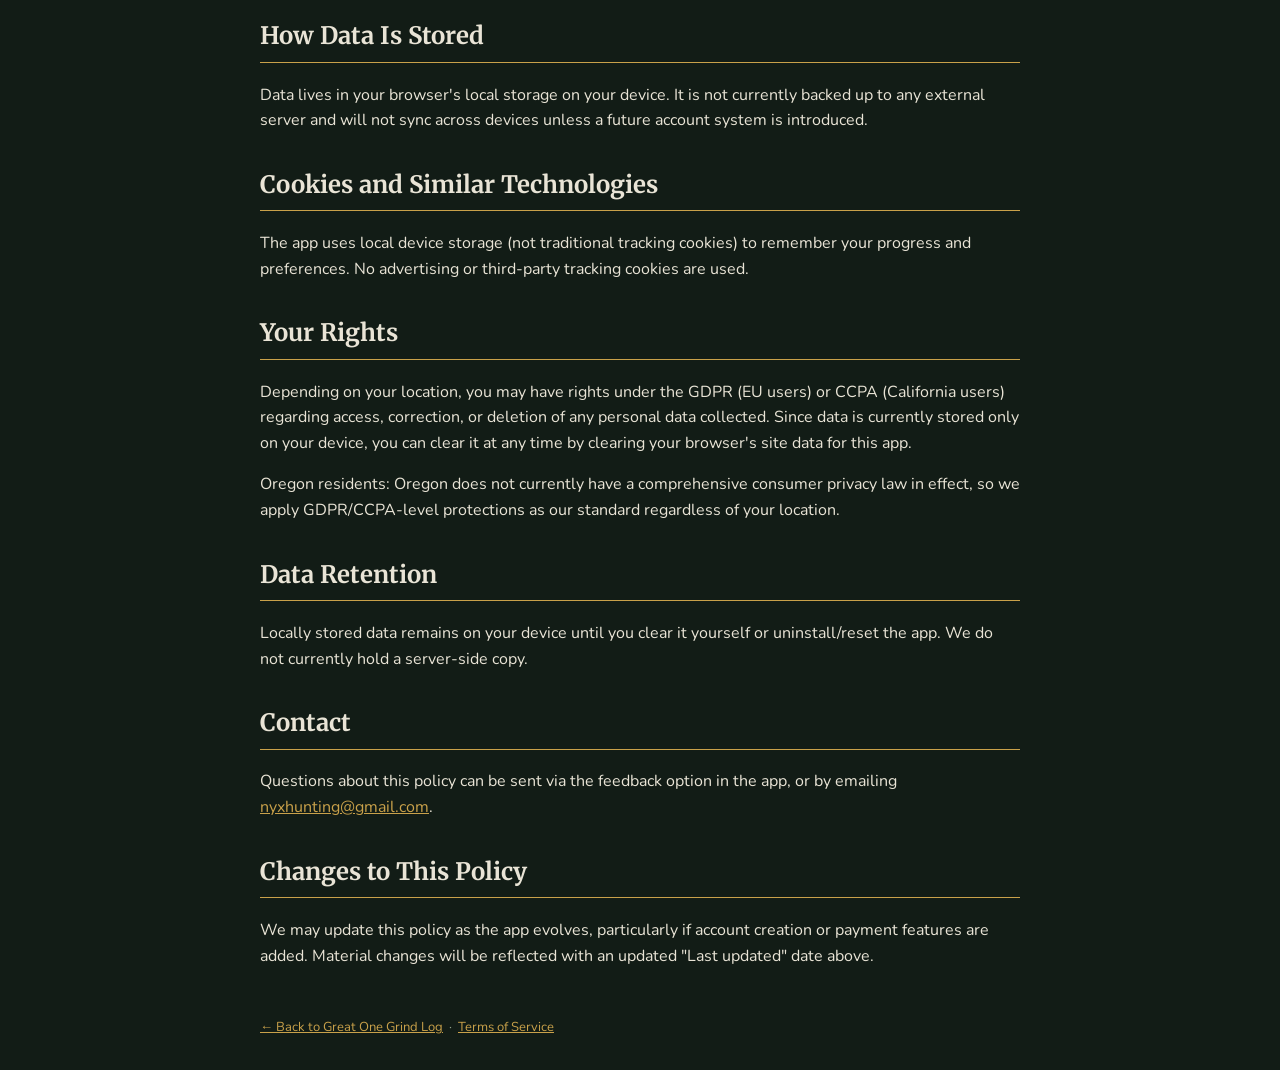
<file: privacy.html>
<!DOCTYPE html>
<html lang="en">
<head>
<meta charset="UTF-8">
<meta name="viewport" content="width=device-width, initial-scale=1.0">
<title>Privacy Policy — Great One Grind Log</title>
<link rel="icon" type="image/png" href="icon192.png">
<style>
  @import url('https://fonts.googleapis.com/css2?family=Merriweather:wght@400;700;900&family=Nunito:wght@400;500;600;700;800&display=swap');
  body{font-family:'Nunito',-apple-system,BlinkMacSystemFont,'Segoe UI',Roboto,sans-serif;max-width:760px;margin:0 auto;padding:32px 20px;line-height:1.6;color:#e9e4d6;background:#121c16;}
  h1{font-family:'Merriweather',serif;font-weight:900;color:#e9e4d6;}
  h2{font-family:'Merriweather',serif;font-weight:700;margin-top:32px;color:#e9e4d6;border-bottom:1px solid #c9a14a;padding-bottom:6px;}
  a{color:#c9a14a;}
  .updated{color:#8fa089;font-size:14px;margin-bottom:24px;}
  footer{margin-top:48px;font-size:13px;color:#8fa089;}
</style>
</head>
<body>
<h1>Privacy Policy</h1>
<p class="updated">Last updated: July 17, 2026</p>

<p>This Privacy Policy explains what information Great One Grind Log ("the app", "we", "us") collects, how it is used, and your rights regarding that information.</p>

<p>Great One Grind Log is an unofficial, fan-made tool. Parts of the materials referenced are the property of Fatalist Development AB or its affiliates, including Expansive Worlds AB and Avalanche Studios Group, publishers and developers of theHunter: Call of the Wild. All rights reserved. This tool is not approved or endorsed by Fatalist Development AB or any of its affiliates.</p>

<p>This tool is built to follow Avalanche Studios Group's Fan Content Policy.</p>

<h2>What Data We Collect</h2>
<p>The app currently stores your grind tracking data (kills, trophies, session progress) locally on your own device using browser storage. We do not currently collect or transmit this data to any server.</p>
<p>If future versions add account creation, we will collect an email address and basic usage data at that time, and this policy will be updated before that feature goes live. Any such collection would only happen with your permission — for example, by choosing to create an account — and never without your knowledge or consent.</p>

<h2>Beta Version Invite Codes</h2>
<p>A separate beta version of the app requires an invite code to access. If you enter a valid code, that code is submitted to a form we use to track which codes have been used. We do not collect your name, email address, or any other identifying information as part of this — just the code itself. This information is only submitted if you choose to enter an invite code; doing so constitutes your consent to this collection.</p>
<p>This data is processed using Google Forms. Google acts as our data processor for this purpose; their handling of this data is governed by <a href="https://policies.google.com/privacy" target="_blank" rel="noopener">Google's Privacy Policy</a>. We store the results privately and do not share this data with any other third party.</p>
<p>Invite code data is retained for as long as we find it useful for tracking the beta program.</p>

<h2>Feedback Form Data</h2>
<p>If you use the in-app "Report a Bug / Give Feedback" link, you'll be taken to a form where you choose a feedback type (bug, feature request, or general feedback) and enter a message. We do not collect your email address or any other identifying information through this form — just the type and message content you provide. This information is only collected if you choose to submit the form; doing so constitutes your consent to this collection.</p>
<p>This data is processed using Google Forms and Google Sheets, governed by <a href="https://policies.google.com/privacy" target="_blank" rel="noopener">Google's Privacy Policy</a>. We store the resulting Sheets privately and do not share this data with any other third party.</p>
<p>Feedback submissions are retained for as long as we find them useful for reviewing and improving the app.</p>
<p>Because neither the invite code nor feedback forms collect personal identifiers, we generally have no way to locate or delete a specific past submission on request. If you have a concern about something you submitted, contact us through the method listed below and we'll do what we reasonably can.</p>

<h2>How Data Is Used</h2>
<p>Locally stored data is used solely to provide the app's core functionality — tracking your grind progress between visits on the same device and browser.</p>

<h2>How Data Is Stored</h2>
<p>Data lives in your browser's local storage on your device. It is not currently backed up to any external server and will not sync across devices unless a future account system is introduced.</p>

<h2>Cookies and Similar Technologies</h2>
<p>The app uses local device storage (not traditional tracking cookies) to remember your progress and preferences. No advertising or third-party tracking cookies are used.</p>

<h2>Your Rights</h2>
<p>Depending on your location, you may have rights under the GDPR (EU users) or CCPA (California users) regarding access, correction, or deletion of any personal data collected. Since data is currently stored only on your device, you can clear it at any time by clearing your browser's site data for this app.</p>
<p>Oregon residents: Oregon does not currently have a comprehensive consumer privacy law in effect, so we apply GDPR/CCPA-level protections as our standard regardless of your location.</p>

<h2>Data Retention</h2>
<p>Locally stored data remains on your device until you clear it yourself or uninstall/reset the app. We do not currently hold a server-side copy.</p>

<h2>Contact</h2>
<p>Questions about this policy can be sent via the feedback option in the app, or by emailing <a href="mailto:nyxhunting@gmail.com">nyxhunting@gmail.com</a>.</p>

<h2>Changes to This Policy</h2>
<p>We may update this policy as the app evolves, particularly if account creation or payment features are added. Material changes will be reflected with an updated "Last updated" date above.</p>

<footer>
  <a href="index.html">← Back to Great One Grind Log</a> &nbsp;·&nbsp; <a href="terms.html">Terms of Service</a>
</footer>
</body>
</html>
</file>
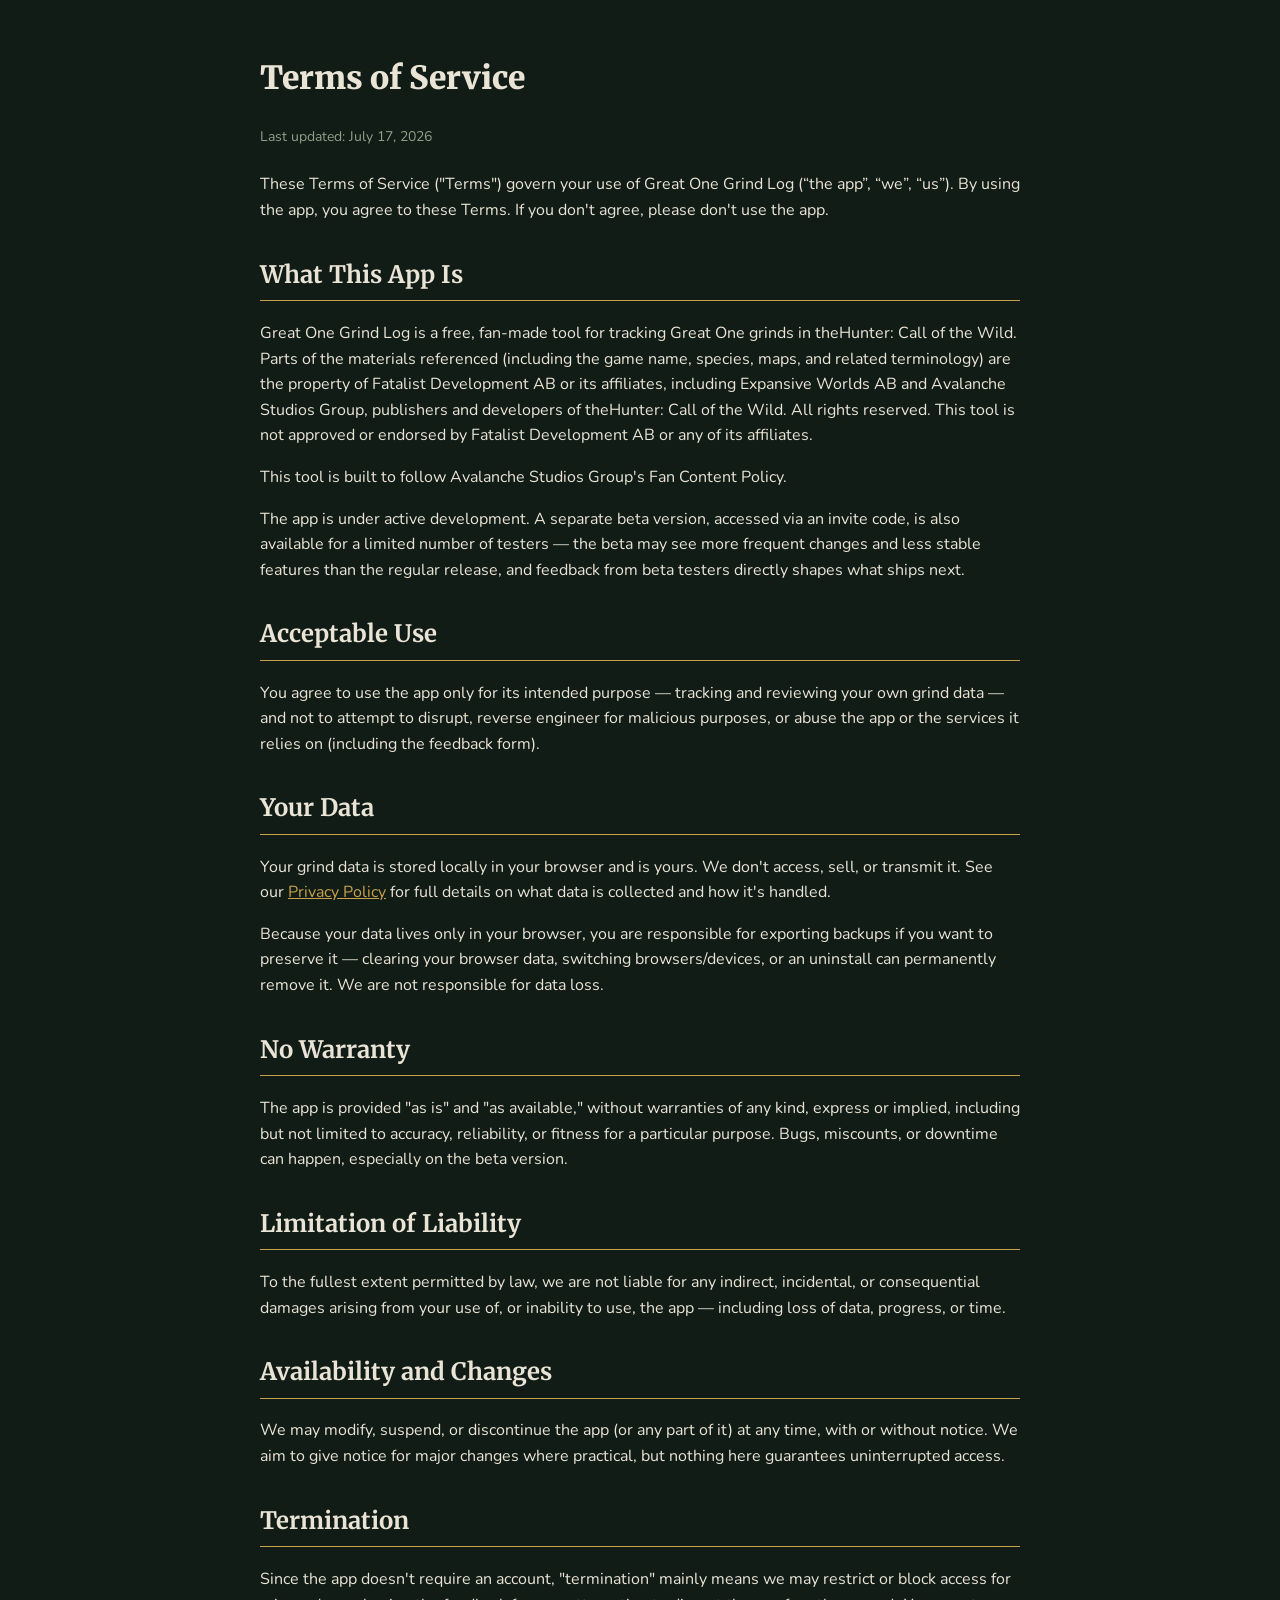
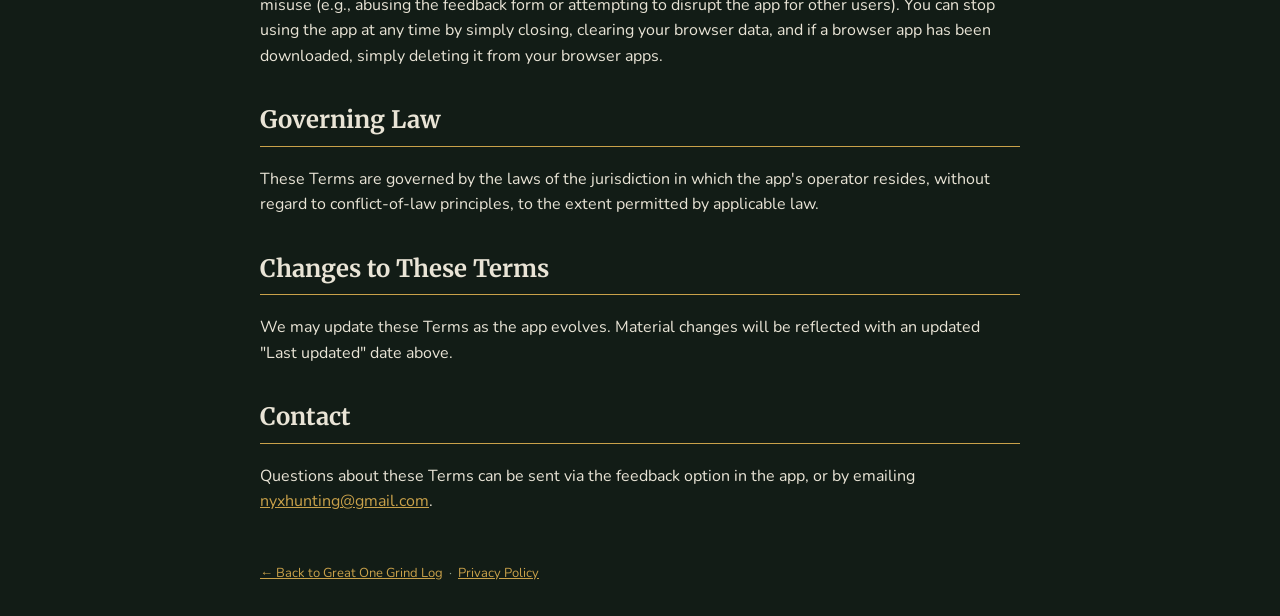
<file: terms.html>
<!DOCTYPE html>
<html lang="en">
<head>
<meta charset="UTF-8">
<meta name="viewport" content="width=device-width, initial-scale=1.0">
<title>Terms of Service — Great One Grind Log</title>
<link rel="icon" type="image/png" href="icon192.png">
<style>
  @import url('https://fonts.googleapis.com/css2?family=Merriweather:wght@400;700;900&family=Nunito:wght@400;500;600;700;800&display=swap');
  body{font-family:'Nunito',-apple-system,BlinkMacSystemFont,'Segoe UI',Roboto,sans-serif;max-width:760px;margin:0 auto;padding:32px 20px;line-height:1.6;color:#e9e4d6;background:#121c16;}
  h1{font-family:'Merriweather',serif;font-weight:900;color:#e9e4d6;}
  h2{font-family:'Merriweather',serif;font-weight:700;margin-top:32px;color:#e9e4d6;border-bottom:1px solid #c9a14a;padding-bottom:6px;}
  a{color:#c9a14a;}
  .updated{color:#8fa089;font-size:14px;margin-bottom:24px;}
  footer{margin-top:48px;font-size:13px;color:#8fa089;}
</style>
</head>
<body>
<h1>Terms of Service</h1>
<p class="updated">Last updated: July 17, 2026</p>

<p>These Terms of Service ("Terms") govern your use of Great One Grind Log (“the app”, “we”, “us”). By using the app, you agree to these Terms. If you don't agree, please don't use the app.</p>

<h2>What This App Is</h2>
<p>Great One Grind Log is a free, fan-made tool for tracking Great One grinds in theHunter: Call of the Wild. Parts of the materials referenced (including the game name, species, maps, and related terminology) are the property of Fatalist Development AB or its affiliates, including Expansive Worlds AB and Avalanche Studios Group, publishers and developers of theHunter: Call of the Wild. All rights reserved. This tool is not approved or endorsed by Fatalist Development AB or any of its affiliates.</p>
<p>This tool is built to follow Avalanche Studios Group's Fan Content Policy.</p>
<p>The app is under active development. A separate beta version, accessed via an invite code, is also available for a limited number of testers — the beta may see more frequent changes and less stable features than the regular release, and feedback from beta testers directly shapes what ships next.</p>

<h2>Acceptable Use</h2>
<p>You agree to use the app only for its intended purpose — tracking and reviewing your own grind data — and not to attempt to disrupt, reverse engineer for malicious purposes, or abuse the app or the services it relies on (including the feedback form).</p>

<h2>Your Data</h2>
<p>Your grind data is stored locally in your browser and is yours. We don't access, sell, or transmit it. See our <a href="privacy.html">Privacy Policy</a> for full details on what data is collected and how it's handled.</p>
<p>Because your data lives only in your browser, you are responsible for exporting backups if you want to preserve it — clearing your browser data, switching browsers/devices, or an uninstall can permanently remove it. We are not responsible for data loss.</p>

<h2>No Warranty</h2>
<p>The app is provided "as is" and "as available," without warranties of any kind, express or implied, including but not limited to accuracy, reliability, or fitness for a particular purpose. Bugs, miscounts, or downtime can happen, especially on the beta version.</p>

<h2>Limitation of Liability</h2>
<p>To the fullest extent permitted by law, we are not liable for any indirect, incidental, or consequential damages arising from your use of, or inability to use, the app — including loss of data, progress, or time.</p>

<h2>Availability and Changes</h2>
<p>We may modify, suspend, or discontinue the app (or any part of it) at any time, with or without notice. We aim to give notice for major changes where practical, but nothing here guarantees uninterrupted access.</p>

<h2>Termination</h2>
<p>Since the app doesn't require an account, "termination" mainly means we may restrict or block access for misuse (e.g., abusing the feedback form or attempting to disrupt the app for other users). You can stop using the app at any time by simply closing, clearing your browser data, and if a browser app has been downloaded, simply deleting it from your browser apps.</p>

<h2>Governing Law</h2>
<p>These Terms are governed by the laws of the jurisdiction in which the app's operator resides, without regard to conflict-of-law principles, to the extent permitted by applicable law.</p>

<h2>Changes to These Terms</h2>
<p>We may update these Terms as the app evolves. Material changes will be reflected with an updated "Last updated" date above.</p>

<h2>Contact</h2>
<p>Questions about these Terms can be sent via the feedback option in the app, or by emailing <a href="mailto:nyxhunting@gmail.com">nyxhunting@gmail.com</a>.</p>

<footer>
  <a href="index.html">← Back to Great One Grind Log</a> &nbsp;·&nbsp; <a href="privacy.html">Privacy Policy</a>
</footer>
</body>
</html>
</file>
<file: styles.css>
@import url('https://fonts.googleapis.com/css2?family=Merriweather:wght@400;700;900&family=Nunito:wght@400;500;600;700;800&display=swap');

  :root{
    --bg:#121c16; --bg2:#0e1611; --panel:#1b2a21; --panel2:#223328;
    --line:#33453a; --text:#e9e4d6; --muted:#8fa089;
    --diamond3:#9fd9e8; --diamond3-glow:rgba(159,217,232,.16);
    --diamond2:#bda3e8; --diamond2-glow:rgba(189,163,232,.14);
    --antler:#c9a14a; --antler-glow:rgba(201,161,74,.16);
    --weight:#7fa066; --weight-glow:rgba(127,160,102,.14);
    --total:#9aa7b0;
    --blaze:#e8612c; --blaze-dim:#a8441f;
    --danger:#c1483a;
    --export-green:#4f9a52; --export-green-dim:#3b7a3e;
    --import-blue:#3f80c4; --import-blue-dim:#2f649c;
    --radius:7px;
  }

  *{box-sizing:border-box;}
  body{margin:0;}

  .app{
    font-family:'Nunito', sans-serif;
    color:var(--text);
    background:
      radial-gradient(ellipse 600px 300px at 10% -10%, var(--diamond3-glow), transparent 60%),
      radial-gradient(ellipse 500px 280px at 35% -5%, var(--diamond2-glow), transparent 60%),
      radial-gradient(ellipse 600px 300px at 65% 0%, var(--antler-glow), transparent 60%),
      radial-gradient(ellipse 700px 400px at 110% 30%, var(--weight-glow), transparent 60%),
      linear-gradient(165deg, var(--bg), var(--bg2));
    min-height:100vh;
    padding:28px 16px 60px;
    line-height:1.5;
  }

  .wrap{max-width:920px; margin:0 auto; position:relative;}

  .masthead{margin-bottom:14px; border-bottom:1px solid var(--line); padding-bottom:18px; --mh-title-size:clamp(24px,4.6vw,34px);}
  .masthead-title-row{display:flex; align-items:center; gap:14px;}
  .masthead-logo{width:calc(var(--mh-title-size) * 2.3); height:calc(var(--mh-title-size) * 2.3); border-radius:10px; object-fit:cover; flex:0 0 auto;}
  .masthead h1{font-family:'Merriweather', serif; font-weight:900; font-size:var(--mh-title-size); letter-spacing:.2px; margin:0 0 2px; line-height:1.15;}
  .masthead h1 span{color:var(--blaze);}
  .subtitle{margin:6px 0 0; color:var(--muted); font-size:13.5px;}
  .cycle-flag{display:inline-block; font-size:11.5px; letter-spacing:.4px; text-transform:uppercase; color:var(--bg); background:var(--antler); padding:4px 10px; border-radius:3px; font-weight:700;}

  .sync-status{font-size:12px; color:var(--muted); margin:10px 0 12px; display:flex; align-items:center; gap:8px; flex-wrap:wrap;}
  .sync-status.saving{color:var(--antler);}
  .sync-status.error{color:var(--danger);}
  .retry-btn{background:none; border:1px solid var(--danger); color:var(--danger); border-radius:4px; padding:2px 8px; font-size:11.5px; cursor:pointer; font-family:'Nunito', sans-serif;}

  .backup-toolbar{display:flex; gap:16px; margin:0 0 8px; align-items:stretch;}
  .backup-item{display:flex; flex-direction:column; gap:6px; flex:1 1 0; min-width:0;}
  .backup-desc{font-size:10.5px; color:var(--muted); line-height:1.4; margin:0;}
  .backup-btn{width:100%; padding:9px 16px; border-radius:6px; font-family:'Nunito', sans-serif; font-size:13px; font-weight:700; cursor:pointer; border:none; color:#fff;}
  .backup-btn.export-btn{background:linear-gradient(180deg, var(--export-green), var(--export-green-dim));}
  .backup-btn.import-btn{background:linear-gradient(180deg, var(--import-blue), var(--import-blue-dim));}
  .backup-btn.csv-btn{background:linear-gradient(180deg, #d4a017, #b8880f); color:#fff;}
  .backup-btn:hover{filter:brightness(1.1);}
  .backup-btn:active{transform:translateY(1px);}
  .backup-btn:focus-visible{outline:2px solid var(--text); outline-offset:2px;}
  .import-msg{font-size:11.5px; color:var(--muted); margin:0; min-height:0;}
  .import-msg.success{color:var(--export-green);}
  .import-msg.error{color:var(--danger);}
  @media (max-width:560px){ .backup-toolbar{flex-direction:column;} }

  /* Draggable on both phone (touch) and laptop (mouse) via Pointer Events — cursor
     affordance, no text-selection while dragging, own compositing layer to avoid iOS
     Safari's fixed-position repaint jitter, and touch-action:none so a drag doesn't
     also try to scroll the page underneath it. */
  .live-stat{background:var(--panel); border:1px solid var(--diamond3); border-radius:8px; padding:10px 14px; margin:0 0 18px; text-align:center; cursor:grab; user-select:none; -webkit-user-select:none; touch-action:none; transform:translateZ(0); will-change:transform;}
  .widget-dragging{cursor:grabbing !important; opacity:0.85; box-shadow:0 8px 24px rgba(0,0,0,.7) !important; transition:none !important;}
  .live-stat .live-label{display:block; font-size:10.5px; letter-spacing:.3px; text-transform:uppercase; color:var(--muted); margin-bottom:4px;}
  .live-stat .live-value{font-size:24px; font-weight:800; color:var(--diamond3); font-variant-numeric:tabular-nums;}
  .live-stat .live-sub{font-size:10px; color:var(--muted); margin-top:3px;}
  /* min-width:641px (not 760px) so this picks up exactly where the ≤640px phone rule
     leaves off — otherwise 641-759px had neither rule apply, leaving the widget in
     normal document flow and pushing it above the tabs instead of floating in a corner. */
  @media (min-width: 641px){
    .live-stat{position:fixed; top:24px; right:24px; width:168px; margin:0; box-shadow:0 6px 20px rgba(0,0,0,.4); z-index:10;}
  }

  /* Session Goal Widget */
  .session-goal-widget{padding:10px 14px; text-align:center;}
  .session-goal-widget .live-label{margin-bottom:6px;}
  .sg-empty{margin-top:2px;}
  .sg-set-btn{background:none; border:1px dashed var(--muted); border-radius:5px; color:var(--muted); font-size:11px; padding:5px 10px; cursor:pointer; transition:border-color .15s,color .15s;}
  .sg-set-btn:hover{border-color:var(--diamond3); color:var(--diamond3);}
  .sg-counts{display:flex; align-items:baseline; justify-content:center; gap:2px; margin-bottom:6px;}
  .sg-kills{font-size:22px; font-weight:800; color:var(--diamond3); font-variant-numeric:tabular-nums;}
  .sg-sep{font-size:14px; color:var(--muted);}
  .sg-goal{font-size:14px; color:var(--muted); font-variant-numeric:tabular-nums;}
  .sg-done-btn{background:none; border:none; cursor:pointer; font-size:17px; margin-left:5px; padding:0; line-height:1; animation:sgPulse 1s ease-in-out infinite;}
  .sg-edit-btn{background:none; border:none; cursor:pointer; font-size:17px; margin-left:4px; padding:2px 4px; line-height:1; color:var(--muted); opacity:0.6; transition:opacity .15s,color .15s;}
  .sg-edit-btn:hover{opacity:1; color:var(--diamond3);}
  @keyframes sgPulse{ 0%,100%{transform:scale(1)} 50%{transform:scale(1.25)} }
  .sg-bar-wrap{background:var(--line); border-radius:4px; height:6px; overflow:hidden; margin-top:4px;}
  .sg-bar-fill{height:100%; background:var(--diamond3); border-radius:4px; transition:width .3s ease;}
  .sg-pct{display:block; text-align:right; font-size:10px; color:var(--muted); margin-top:3px; font-variant-numeric:tabular-nums; line-height:1;}
  .sg-new-goal-prompt{margin-top:4px;}
  .sg-prompt-text{display:block; font-size:11px; color:var(--muted); margin-bottom:6px;}
  .sg-input-row{display:flex; gap:5px; align-items:center; justify-content:center;}
  .sg-input{width:64px; padding:4px 6px; border-radius:5px; border:1px solid var(--line); background:var(--bg); color:var(--text); font-size:12px; text-align:center;}
  .sg-confirm-btn{background:var(--diamond3); border:none; border-radius:5px; color:#fff; font-size:11px; padding:4px 9px; cursor:pointer; font-weight:700;}
  .sg-confirm-btn:hover{filter:brightness(1.15);}
  .sg-cancel-btn{background:none; border:none; color:var(--muted); font-size:11px; cursor:pointer; padding:4px;}
  .sg-cancel-btn:hover{color:var(--text);}
  /* keybind conflict state */
  .keybind-status.conflict{color:#e05050; background:rgba(224,80,80,.12);}
  /* Matches the live-stat breakpoint change above — see note there. */
  @media (min-width: 641px){
    .session-goal-widget{position:fixed; top:calc(24px + 100px + 12px); right:24px; width:168px; margin:0; box-shadow:0 6px 20px rgba(0,0,0,.4); z-index:10; padding-bottom:12px;}
  }

  /* Rare Fur Goals Widget — CSS fallback/initial position, stacked below the other two;
     refreshWidgetStacking() in script.js repositions all three via inline styles once
     the DOM is measured, so this is just where it sits before/without JS. */
  .rare-goals-widget{border-color:var(--rare); padding:10px 14px; text-align:center;}
  .rare-goals-widget .live-label{margin-bottom:6px;}
  .rare-goals-widget-desc{font-size:10px; color:var(--muted); margin:0 0 9px; line-height:1.4;}
  .rare-goals-create-btn{background:none; border:1px solid var(--rare); border-radius:5px; color:var(--muted); font-size:11px; padding:5px 10px; cursor:pointer; transition:border-color .15s,color .15s;}
  .rare-goals-create-btn:hover{color:var(--rare);}
  @media (min-width: 641px){
    .rare-goals-widget{position:fixed; top:calc(24px + 100px + 12px + 90px + 12px); right:24px; width:168px; margin:0; box-shadow:0 6px 20px rgba(0,0,0,.4); z-index:10; padding-bottom:12px;}
  }

  /* Rare Fur Trackers create/edit panel (inside #rareGoalsModal) */
  .rg-list{max-height:320px; overflow-y:auto; margin:4px 0 2px;}
  .rg-entry{padding:9px 4px; border-bottom:1px solid var(--line); text-align:left;}
  .rg-entry:last-child{border-bottom:none;}
  .rg-entry-top{display:flex; align-items:center; justify-content:space-between; gap:8px;}
  .rg-entry-name{font-size:12.5px; font-weight:700; color:var(--text); word-break:break-word;}
  .rg-entry-count-row{font-size:11.5px; color:var(--muted); margin:3px 0 6px;}
  .rg-entry-count-row strong{color:var(--text);}
  .rg-delete{display:inline-flex; align-items:center; justify-content:center; background:none; border:none; cursor:pointer; padding:3px; color:var(--muted); opacity:0.7; transition:opacity .15s,color .15s; flex:0 0 auto;}
  .rg-delete:hover{opacity:1; color:var(--danger);}
  .rg-add-goal-btn{background:none; border:1px dashed var(--muted); border-radius:5px; color:var(--muted); font-size:11px; padding:4px 9px; cursor:pointer; transition:border-color .15s,color .15s;}
  .rg-add-goal-btn:hover{border-color:var(--rare); color:var(--rare);}
  .rg-goal-row{display:flex; align-items:center; gap:6px; margin-bottom:4px;}
  .rg-goal-label{font-size:11.5px; color:var(--muted);}
  .rg-goal-check{color:var(--export-green); font-weight:800; font-size:13px;}
  .rg-goal-edit, .rg-goal-remove{background:none; border:none; cursor:pointer; padding:0 2px; line-height:1; color:var(--muted); opacity:0.7; transition:opacity .15s,color .15s; font-size:12px;}
  .rg-goal-edit:hover, .rg-goal-remove:hover{opacity:1; color:var(--rare);}
  .rg-goal-remove{font-size:15px;}
  .rg-goal-input-row{display:flex; gap:6px; align-items:center; margin-top:6px;}
  .rg-goal-input-row.hidden{display:none;}
  .rg-goal-input-row input{width:64px; padding:4px 6px; border-radius:5px; border:1px solid var(--line); background:var(--bg); color:var(--text); font-size:12px; text-align:center;}
  .rg-goal-input-row button{background:none; border:1px solid var(--line); border-radius:5px; color:var(--text); font-size:11px; padding:4px 8px; cursor:pointer;}

  /* Rare fur floating counter widgets — one per tracker, locked underneath the main
     Rare Fur Trackers widget. Reuses .live-stat for the base card look but condensed,
     with no keyboard-sync footer or subtext, matching a simplified counter card. */
  /* Same top-color-bar treatment as the main tool's counter cards (.counter-card::before)
     instead of a full colored outline. */
  .rare-fur-item-widget{position:fixed; z-index:10; padding:10px 12px 8px; display:flex; flex-direction:column; gap:5px; border-color:var(--line); cursor:grab;}
  .rare-fur-item-widget::before{content:''; position:absolute; top:0; left:0; right:0; height:3px; border-radius:8px 8px 0 0; background:var(--rare);}
  .rare-fur-item-widget.widget-dragging{cursor:grabbing; opacity:0.9; box-shadow:0 8px 24px rgba(0,0,0,.7); transition:none;}
  .rf-item-top{display:flex; align-items:center; justify-content:space-between; gap:6px;}
  .rf-item-name{font-size:11px; font-weight:700; color:var(--text); text-align:left; word-break:break-word;}
  .rf-collapse-btn{background:none; border:none; cursor:pointer; padding:2px 4px; line-height:1; color:var(--muted); opacity:0.8; font-size:15px; transition:opacity .15s,color .15s; flex:0 0 auto;}
  .rf-collapse-btn:hover{opacity:1; color:var(--rare);}
  .rf-item-controls{display:flex; align-items:center; justify-content:center; gap:8px;}
  .rf-item-controls .ctrl-btn{width:26px; height:26px; font-size:15px;}
  .rf-item-count{font-size:18px; font-weight:800; color:var(--text); font-variant-numeric:tabular-nums; min-width:22px; text-align:center;}
  .rare-fur-item-widget.rf-collapsed{padding-bottom:10px; gap:0;}

  /* Combined goal-progress floating widget — reuses the same bar/%/checkmark format as
     each row's goal section in the edit panel. */
  .rare-goals-progress-widget{position:fixed; z-index:10; padding:10px 12px; border-color:var(--line); text-align:center;}
  .rare-goals-progress-widget::before{content:''; position:absolute; top:0; left:0; right:0; height:3px; border-radius:8px 8px 0 0; background:var(--rare);}
  .rgp-edit-btn{position:absolute; top:6px; right:8px; background:none; border:none; cursor:pointer; padding:2px 4px; line-height:1; color:var(--muted); opacity:0.75; font-size:19px; transition:opacity .15s,color .15s;}
  .rgp-edit-btn:hover{opacity:1; color:var(--rare);}
  .rg-progress-list{display:flex; flex-direction:column; gap:10px; margin-top:4px;}
  .rg-progress-row{text-align:left;}
  .rg-progress-row .rg-goal-row{margin-bottom:3px;}

  .tabs{display:flex; align-items:stretch; gap:0; margin-bottom:22px; border-bottom:1px solid var(--line); flex-wrap:wrap; position:relative;}
  .tab-group{display:flex; flex-direction:column; align-items:flex-start;}
  .tab-group-label{font-size:9px; letter-spacing:.8px; text-transform:uppercase; color:var(--muted); padding:0 4px 5px 4px; line-height:1; white-space:nowrap; opacity:0.7;}
  .tab-group-btns{display:flex; align-items:flex-end; gap:4px;}
  .tab-group-divider{width:1px; background:var(--line); margin:4px 10px 0 10px; align-self:stretch;}
  .tab-spacer{flex:1 1 0;}
  .tab-btn{background:none; border:none; color:var(--muted); font-family:'Merriweather', serif; font-size:13.5px; letter-spacing:.2px; padding:10px 12px 10px 4px; cursor:pointer; border-bottom:2px solid transparent; font-weight:700;}
  .tab-btn.active{color:var(--text); border-bottom-color:var(--blaze);}
  .tab-btn:hover{color:var(--text);}
  .tab-btn:focus-visible{outline:2px solid var(--blaze); outline-offset:2px;}

  .link-note{font-size:12px; color:var(--muted); margin:0 0 5px; border-left:2px solid var(--line); padding-left:10px;}
  .diamond-tally{font-size:12px; color:var(--text); margin:0 0 6px; border-left:2px solid var(--diamond3); padding-left:10px;}
  .corr-caveat{font-size:12px; color:var(--muted); margin:0 0 14px; border-left:2px solid var(--line); padding-left:10px;}
  .storage-note{font-size:11.5px; color:var(--muted); margin-top:14px; text-align:left;}

  .info-text{font-size:13.5px; color:var(--text); margin:0; line-height:1.65;}
  .info-note{font-size:11.5px; color:var(--muted); margin-top:10px;}
  .info-list{margin:0; padding-left:20px; columns:2; column-gap:24px; font-size:13.5px; color:var(--text); line-height:1.85;}
  .info-list li{margin-bottom:2px;}
  @media (max-width:520px){ .info-list{columns:1;} }
  .terminology-grid{display:flex; flex-direction:column; gap:10px;}
  .term-card{background:var(--panel); border:1px solid var(--line); border-radius:6px; padding:12px 14px; display:flex; gap:14px; align-items:baseline; flex-wrap:wrap;}
  .term-label{font-family:'Merriweather', serif; font-weight:700; font-size:13.5px; color:var(--diamond3); min-width:90px;}
  .term-species{font-size:13px; color:var(--text);}

  .level-tier-grid{display:flex; gap:14px; flex-wrap:wrap;}
  .level-tier-card{flex:1 1 190px; background:var(--panel); border:1px solid var(--line); border-radius:8px; padding:14px 16px; border-top:3px solid var(--line);}
  .level-tier-card.easy{border-top-color:var(--weight);}
  .level-tier-card.medium{border-top-color:var(--antler);}
  .level-tier-card.legendary{border-top-color:var(--blaze);}
  .level-tier-title{font-family:'Merriweather', serif; font-weight:700; font-size:13px; margin-bottom:8px;}
  .level-tier-card.easy .level-tier-title{color:var(--weight);}
  .level-tier-card.medium .level-tier-title{color:var(--antler);}
  .level-tier-card.legendary .level-tier-title{color:var(--blaze);}
  .level-tier-list{margin:0; padding-left:18px; font-size:13px; color:var(--text); line-height:1.75;}

  .term-def-list{margin:0; padding-left:20px; font-size:13.5px; color:var(--text); line-height:1.7;}
  .term-def-list li{margin-bottom:12px; padding:4px 6px; border-radius:4px; transition:background-color .4s ease;}
  .term-def-list li strong{color:var(--diamond3);}
  .term-def-list li.term-flash{background-color:rgba(159,217,232,.35); transition:none;}
  .term-link{color:var(--diamond3); text-decoration:underline; cursor:pointer; font-weight:700;}
  .term-link:hover{color:var(--blaze);}

  .about-profile-row{display:flex; align-items:center; gap:14px; margin-bottom:16px;}
  .about-avatar{width:64px; height:64px; border-radius:50%; object-fit:cover; border:2px solid var(--line); flex:0 0 auto;}
  .about-profile-name{font-family:'Merriweather', serif; font-weight:800; font-size:15px; color:var(--text);}
  .about-profile-link{font-size:12.5px; color:var(--diamond3); text-decoration:none; font-weight:600;}
  .about-profile-link:hover{color:var(--blaze); text-decoration:underline;}

  .revisit-banner{background:var(--panel2); border:1px solid var(--diamond3); border-radius:8px; padding:14px 16px; margin-bottom:18px; font-size:13.5px; color:var(--text);}
  .revisit-banner button{margin-top:10px;}

  .grind-header{display:flex; align-items:center; justify-content:space-between; gap:10px; flex-wrap:wrap; margin-bottom:14px;}
  .grind-header-title-wrap{display:flex; align-items:center; gap:8px; flex-wrap:wrap;}
  .grind-header-title{font-family:'Merriweather', serif; font-weight:800; font-size:18px;}
  .grind-header-subtitle{font-size:11px; color:var(--muted); width:100%; margin-top:-4px;}
  .grind-header-meta{display:flex; align-items:flex-start; gap:14px; flex-wrap:wrap;}
  .grind-meta-col{display:flex; flex-direction:column; align-items:flex-start; gap:4px;}
  .grind-meta-label{font-size:9.5px; letter-spacing:.4px; text-transform:uppercase; color:var(--muted); font-weight:700;}
  .platform-tag{font-size:10.5px; color:var(--muted); border:1px solid var(--line); padding:3px 8px; border-radius:3px;}
  /* Desktop/phone label swap — .lbl-mobile is hidden by default, shown only in the phone
     media query, so the same markup can carry two wordings without JS branching. */
  .lbl-mobile{display:none;}

  .rename-btn{background:none; border:1px solid var(--line); border-radius:4px; color:var(--muted); font-size:13px; width:26px; height:26px; cursor:pointer; display:flex; align-items:center; justify-content:center; flex:0 0 auto;}
  .rename-btn:hover{border-color:var(--diamond3); color:var(--diamond3);}

  .rename-area{display:flex; align-items:center; gap:8px; margin-bottom:14px; flex-wrap:wrap;}
  .rename-area input{flex:1 1 180px; padding:8px 10px; background:var(--panel); border:1px solid var(--line); border-radius:6px; color:var(--text); font-family:'Nunito', sans-serif; font-size:13px;}
  .rename-area input:focus-visible{outline:2px solid var(--blaze); outline-offset:1px;}
  .rename-save-btn{padding:7px 14px; border-radius:6px; border:1px solid var(--weight); background:var(--panel2); color:var(--weight); font-family:'Nunito', sans-serif; font-size:12px; font-weight:700; cursor:pointer;}
  .rename-save-btn:hover{background:rgba(127,160,102,.15);}
  .rename-cancel-btn{padding:7px 14px; border-radius:6px; border:1px solid var(--line); background:var(--panel2); color:var(--muted); font-family:'Nunito', sans-serif; font-size:12px; cursor:pointer;}
  .rename-cancel-btn:hover{color:var(--text);}

  .ogc-subtitle{font-size:11px; color:var(--muted); margin-top:2px;}

  .action-row{display:flex; flex-direction:column; gap:10px; margin-top:18px;}
  .secondary-btn{width:100%; padding:13px; border-radius:var(--radius); border:1px solid var(--line); background:var(--panel2); color:var(--text); font-family:'Merriweather', serif; font-weight:700; font-size:14px; cursor:pointer;}
  .secondary-btn:hover{border-color:var(--diamond3); color:var(--diamond3);}
  .secondary-btn:active{transform:translateY(1px);}

  .open-grinds-scroll{max-height:520px; overflow-y:auto; padding-right:4px; margin-bottom:6px;}
  .open-grind-card{background:var(--panel); border:1px solid var(--line); border-radius:8px; padding:14px 16px; margin-bottom:10px; cursor:pointer; transition:border-color .15s ease;}
  .open-grind-card:hover{border-color:var(--diamond3);}
  .ogc-title{font-family:'Merriweather', serif; font-weight:700; font-size:14px;}
  .ogc-stats{display:flex; gap:16px; margin-top:8px; flex-wrap:wrap; font-size:12px; color:var(--muted);}
  .ogc-stats strong{color:var(--text); font-variant-numeric:tabular-nums;}
  .ogc-platform{font-size:10.5px; color:var(--muted); margin-top:6px;}

  .modal.wizard-modal .modal-box{max-width:480px; max-height:82vh; overflow-y:auto; text-align:left;}
  .wizard-title{font-family:'Merriweather', serif; font-weight:700; font-size:15px; margin-bottom:14px; text-align:center; color:var(--text);}
  .wizard-grid{display:flex; flex-direction:column; gap:8px;}
  .wizard-option-btn{padding:11px 14px; border-radius:6px; border:1px solid var(--line); background:var(--panel2); color:var(--text); font-family:'Nunito', sans-serif; font-size:13.5px; font-weight:600; cursor:pointer; text-align:left;}
  .wizard-option-btn:hover{border-color:var(--blaze); color:var(--blaze);}
  .wizard-option-btn.special{border-color:var(--total); color:var(--total);}
  .wizard-divider{border-top:1px solid var(--line); margin:8px 0;}
  .wizard-footer{display:flex; justify-content:space-between; margin-top:16px;}

  .wizard-option-btn.unlisted-btn{border-color:var(--blaze); color:var(--blaze);}
  .wizard-option-btn.selected{border-color:var(--diamond3); background:color-mix(in srgb, var(--diamond3) 12%, transparent); color:var(--diamond3);}
  .wizard-subtitle{font-size:10px; letter-spacing:.6px; text-transform:uppercase; color:var(--muted); margin-bottom:8px; margin-top:4px;}
  .wizard-text-input{width:100%; box-sizing:border-box; padding:9px 11px; border-radius:6px; border:1px solid var(--line); background:var(--bg); color:var(--text); font-size:13px; font-family:'Nunito',sans-serif; margin-bottom:10px;}
  .wizard-next-btn{width:100%; padding:10px; border-radius:6px; border:none; background:var(--blaze); color:#fff; font-family:'Nunito',sans-serif; font-size:13px; font-weight:700; cursor:pointer; margin-top:2px;}
  .wizard-next-btn:hover{filter:brightness(1.1);}
  .wizard-map-mode-row{display:flex; gap:8px; margin-bottom:4px;}
  .wizard-map-mode-btn{flex:1; padding:7px; border-radius:6px; border:1px solid var(--line); background:var(--panel2); color:var(--muted); font-size:12px; font-family:'Nunito',sans-serif; cursor:pointer; font-weight:600;}
  .wizard-ml-desc{font-size:11px; color:var(--muted); font-weight:400;}
  .wizard-custom-row{display:flex; gap:6px; align-items:stretch;}
  .wizard-custom-row .wizard-option-btn{flex:1;}
  .wizard-custom-edit{background:none; border:1px solid var(--line); border-radius:6px; color:var(--muted); cursor:pointer; padding:0 9px; font-size:13px; flex-shrink:0; transition:border-color .15s,color .15s;}
  .wizard-custom-edit:hover{border-color:var(--diamond3); color:var(--diamond3);}
  .wizard-custom-delete{background:none; border:1px solid var(--line); border-radius:6px; color:var(--muted); cursor:pointer; padding:0 9px; font-size:13px; flex-shrink:0; transition:border-color .15s,color .15s;}
  .wizard-custom-delete:hover{border-color:var(--blaze); color:var(--blaze);}
  .wizard-map-custom-row{margin-top:10px;}
  .wizard-section-label{font-size:10px; letter-spacing:.7px; text-transform:uppercase; color:var(--muted); margin:14px 0 6px; font-weight:700; border-top:1px solid var(--line); padding-top:10px;}
  .wizard-review-table{border:1px solid var(--line); border-radius:7px; overflow:hidden; margin-bottom:16px;}
  .wizard-review-row{display:flex; align-items:center; padding:9px 13px; border-bottom:1px solid var(--line); font-size:13px;}
  .wizard-review-row:last-child{border-bottom:none;}
  .wizard-review-label{color:var(--muted); width:100px; flex-shrink:0; font-size:11.5px; text-transform:uppercase; letter-spacing:.3px;}
  .wizard-review-val{color:var(--text); font-weight:700;}
  .wizard-review-actions{display:flex; flex-direction:column; gap:8px;}
  .wizard-start-btn{width:100%; padding:11px; border-radius:6px; border:none; background:var(--blaze); color:#fff; font-family:'Nunito',sans-serif; font-size:13px; font-weight:700; cursor:pointer;}
  .wizard-start-btn:hover{filter:brightness(1.1);}
  .wizard-start-save-btn{background:var(--panel2); border:1px solid var(--blaze); color:var(--blaze);}

  .counters{display:flex; gap:12px; margin-bottom:8px; flex-wrap:wrap;}
  .counter-card{flex:1 1 175px; background:var(--panel); border:1px solid var(--line); border-radius:var(--radius); padding:14px 14px 16px; position:relative;}
  .counter-card::before{content:''; position:absolute; top:0; left:0; right:0; height:3px; border-radius:var(--radius) var(--radius) 0 0;}
  .counter-card.diamond3::before{background:var(--diamond3);}
  .counter-card.antler::before{background:var(--antler);}
  .counter-card.total::before{background:var(--total);}

  .card-top{display:flex; align-items:center; gap:7px; margin-bottom:2px;}

  /* Tooltip — used by the cascade-logic breakdown text (Diamond/Trolls). Rare Fur's note
     no longer uses this (hint removed, plain text only). */
  .breakdown[data-tip]::after{
    content:attr(data-tip);
    display:none;
    position:absolute;
    bottom:calc(100% + 6px);
    right:0;
    min-width:180px;
    max-width:240px;
    background:#1b2a21;
    border:1px solid #3a5040;
    border-radius:6px;
    padding:7px 10px;
    font-size:12px;
    color:#fff;
    line-height:1.5;
    white-space:normal;
    z-index:100;
    pointer-events:none;
    box-shadow:0 4px 14px rgba(0,0,0,.9);
    opacity:1;
  }
  .breakdown[data-tip]::after{ right:auto; left:50%; transform:translateX(-50%); bottom:calc(100% + 4px); }
  .breakdown[data-tip]:hover::after{ display:block; }
  .breakdown{ cursor:default; position:relative; }

  /* Delayed, themed hint tooltip for the floating widgets — CSS-only, only appears after
     hovering for a bit (unlike a normal CSS :hover popup) so it doesn't flash during quick
     clicks or drags, then points you to Settings for more options on that widget.
     All floating widgets share the same z-index, so without this, a neighboring widget
     (later in DOM order) can paint over a hovered widget's tooltip. Bumping the hovered
     widget's own z-index lifts it (and its tooltip) above its siblings while shown. */
  .live-stat[data-hint]:hover{ z-index:250; }
  .live-stat[data-hint]::after{
    content:attr(data-hint);
    position:absolute;
    top:calc(100% + 8px);
    left:50%;
    transform:translateX(-50%);
    min-width:170px;
    max-width:220px;
    background:var(--panel2);
    border:0.5px solid rgba(255,255,255,.55);
    border-radius:6px;
    padding:6px 9px;
    font-size:11.5px;
    font-weight:600;
    color:var(--text);
    line-height:1.4;
    white-space:normal;
    text-align:center;
    z-index:200;
    pointer-events:none;
    box-shadow:0 4px 14px rgba(0,0,0,.5);
    opacity:0;
    visibility:hidden;
    transition:opacity .15s ease, visibility 0s linear .15s;
  }
  .live-stat[data-hint]:hover::after{
    opacity:1;
    visibility:visible;
    transition:opacity .15s ease .7s, visibility 0s linear .7s;
  }
  .card-icon{flex:0 0 auto; opacity:.9;}
  .card-label{font-family:'Merriweather', serif; font-size:12px; font-weight:700; white-space:nowrap;}
  .card-label-lvl{font-size:10px; font-weight:600;}
  .counter-card.diamond3 .card-label{color:var(--diamond3);}
  .counter-card.antler .card-label{color:var(--antler);}
  .counter-card.total .card-label{color:var(--total);}
  .card-sub{font-size:11px; color:var(--muted); margin:1px 0 10px;}

  .counter-controls{display:flex; align-items:center; justify-content:space-between; gap:6px;}
  .count-display{font-size:30px; font-weight:800; font-variant-numeric:tabular-nums; min-width:48px; text-align:center; transition:transform .15s ease;}
  .count-display.bump{transform:scale(1.12);}
  @media (prefers-reduced-motion:reduce){ .count-display.bump{transform:none;} }
  .breakdown{font-size:9px; color:var(--muted); margin-top:8px; text-align:center; line-height:1.4; min-height:14px;}

  .ctrl-btn{width:36px; height:36px; flex:0 0 auto; border-radius:6px; border:1px solid var(--line); background:var(--panel2); color:var(--text); font-size:18px; font-family:'Nunito', sans-serif; font-weight:700; cursor:pointer;}
  .counter-card.diamond3 .ctrl-btn:hover{border-color:var(--diamond3); color:var(--diamond3);}
  .counter-card.antler .ctrl-btn:hover{border-color:var(--antler); color:var(--antler);}
  .counter-card.total .ctrl-btn:hover{border-color:var(--total); color:var(--total);}
  .ctrl-btn:active{transform:translateY(1px);}
  .ctrl-btn:focus-visible{outline:2px solid var(--blaze); outline-offset:2px;}

  .log-action{margin:18px 0 8px;}
  #notesInput{width:100%; padding:11px 12px; margin-bottom:10px; background:var(--panel); border:1px solid var(--line); border-radius:6px; color:var(--text); font-family:'Nunito', sans-serif; font-size:13.5px;}
  #notesInput::placeholder{color:var(--muted);}
  #notesInput:focus-visible{outline:2px solid var(--blaze); outline-offset:1px;}

  .go-btn{width:100%; padding:15px; background:linear-gradient(180deg, var(--blaze), var(--blaze-dim)); color:#fff7ef; border:none; border-radius:var(--radius); font-family:'Merriweather', serif; font-size:15px; font-weight:700; cursor:pointer;}
  .go-btn:hover{filter:brightness(1.08);}
  .go-btn:active{transform:translateY(1px);}
  .go-btn:focus-visible{outline:2px solid var(--text); outline-offset:2px;}

  h2{font-family:'Merriweather', serif; font-size:15px; letter-spacing:.2px; color:var(--muted); font-weight:700; margin:0 0 12px; border-bottom:1px solid var(--line); padding-bottom:8px;}
  #panel-counter-tool h2{color:var(--diamond3);}
  section{margin-bottom:28px;}

  .section-header-row{display:flex; align-items:center; justify-content:space-between; gap:10px; flex-wrap:wrap; border-bottom:1px solid var(--line); padding-bottom:8px; margin-bottom:12px;}
  .section-header-row h2{margin:0; border-bottom:none; padding-bottom:0;}
  .share-btn-group{display:flex; gap:8px; flex-wrap:wrap;}
  .share-btn{padding:7px 14px; border-radius:6px; border:1px solid var(--antler); background:var(--panel2); color:var(--antler); font-family:'Nunito', sans-serif; font-size:12.5px; font-weight:700; cursor:pointer; white-space:nowrap;}
  .share-btn:hover{background:rgba(201,161,74,.12);}
  a.share-btn{text-decoration:none; display:inline-block;}
  .kofi-btn{border-color:#ff5e5b; color:#ff5e5b;}
  .kofi-btn:hover{background:rgba(255,94,91,.12);}

  .stats-grid{display:grid; grid-template-columns:repeat(6, minmax(100px, 1fr)); grid-auto-rows:1fr; gap:12px;}
  .stat-box{background:var(--panel); border:1px solid var(--line); border-radius:6px; padding:12px 14px; min-width:0; min-height:64px; display:flex; flex-direction:column; justify-content:center;}
  @media (max-width:900px){ .stats-grid{grid-template-columns:repeat(3, minmax(90px, 1fr));} .stat-box{grid-column:auto !important; grid-row:auto !important;} }
  .stat-num{font-size:20px; font-weight:800; font-variant-numeric:tabular-nums;}
  .stat-lbl{font-size:11px; color:var(--muted); margin-top:2px;}
  .stat-box.diamond3 .stat-num{color:var(--diamond3);}
  .stat-box.antler .stat-num{color:var(--antler);}
  .stat-box.total .stat-num{color:var(--total);}
  .stat-box.rare .stat-num{color:var(--rare);}

  .empty-note{color:var(--muted); font-size:13.5px; padding:18px; background:var(--panel); border:1px dashed var(--line); border-radius:6px; text-align:center;}

  .chart-scroll{overflow-x:auto; background:var(--panel); border:1px solid var(--line); border-radius:6px; padding:12px;}
  .legend{display:flex; gap:14px; margin-top:10px; font-size:11px; color:var(--muted); flex-wrap:wrap;}
  .legend span{display:inline-flex; align-items:center; gap:6px;}
  .swatch{width:10px; height:10px; border-radius:2px; display:inline-block;}
  .swatch.diamond3{background:var(--diamond3);}
  .swatch.antler{background:var(--antler);}
  .swatch.total{background:var(--total);}
  .chart-tooltip{display:none; position:fixed; pointer-events:none; background:#1b2a21; border:1px solid #3a5040; border-radius:6px; padding:5px 10px; font-size:11.5px; color:#fff; white-space:nowrap; z-index:500; box-shadow:0 4px 14px rgba(0,0,0,.5);}

  .table-scroll{overflow-x:auto; border:1px solid var(--line); border-radius:6px;}
  table{width:100%; border-collapse:collapse; font-size:13px; min-width:1060px;}
  th,td{padding:7px 8px; text-align:left; border-bottom:1px solid var(--line); white-space:nowrap;}
  th{font-family:'Merriweather', serif; font-size:10.5px; letter-spacing:.2px; text-transform:uppercase; color:var(--muted); background:var(--panel2); font-weight:700;}
  td.num{font-variant-numeric:tabular-nums; text-align:center;}
  /* The Grinds by Species table only has 4 narrow columns (Species/Total/Open/Completed)
     and never needed the shared 1060px floor above (that's sized for a wider table
     elsewhere) — on phone this pushed the Total/Open/Completed columns off-screen,
     requiring a long horizontal scroll just to see any numbers at all. The numbers were
     never a font/color mismatch (species-name and numeric cells already share identical
     default styling) — this table just needed to fit its own actual content width. */
  #speciesCountGrid table{min-width:0;}
  td.notes{white-space:normal; color:var(--muted); max-width:140px;}
  tr.active-row{background:rgba(159,217,232,.08);}
  tr:last-child td{border-bottom:none;}
  .del-btn,.edit-btn{background:none; border:1px solid var(--line); border-radius:4px; width:24px; height:24px; cursor:pointer; font-size:12px;}
  .del-btn{color:var(--danger);}
  .edit-btn{color:var(--muted); margin-right:4px;}
  .del-btn:hover{background:rgba(193,72,58,.15); border-color:var(--danger);}
  .edit-btn:hover{color:var(--text); border-color:var(--text);}
  .revert-btn{background:none; border:1px solid var(--diamond3); color:var(--diamond3); border-radius:4px; padding:4px 9px; font-size:11.5px; font-weight:600; cursor:pointer; margin-right:4px; font-family:'Nunito', sans-serif;}
  .revert-btn:hover{background:rgba(159,217,232,.15);}
  .active-badge{font-size:11.5px; color:var(--diamond3); font-weight:700;}
  .edit-input{width:42px; padding:4px; background:var(--panel2); border:1px solid var(--line); border-radius:4px; color:var(--text); font-family:'Nunito', sans-serif; font-size:12px;}
  .edit-input.notes-input{width:130px;}
  .save-edit-btn,.cancel-edit-btn{padding:5px 8px; border-radius:4px; font-size:11px; cursor:pointer; border:1px solid var(--line); background:var(--panel2); color:var(--text); margin-right:4px; font-family:'Nunito', sans-serif;}
  .save-edit-btn{border-color:var(--weight); color:var(--weight);}

  footer{text-align:center; margin-top:10px;}
  .reset-link{background:none; border:none; color:var(--muted); font-size:12.5px; text-decoration:underline; cursor:pointer; font-family:'Nunito', sans-serif;}
  .reset-link:hover{color:var(--danger);}

  .modal{position:fixed; inset:0; background:rgba(0,0,0,.6); display:flex; align-items:center; justify-content:center; padding:20px; z-index:50;}
  .modal.wizard-modal{z-index:60;}
  #confirmModal{z-index:300;}
  .modal.hidden{display:none;}
  .modal-box{background:var(--panel); border:1px solid var(--line); border-radius:8px; padding:20px; max-width:340px; text-align:center;}
  .modal-box p{margin:0 0 16px; font-size:13.5px; color:var(--text);}
  .modal-actions{display:flex; gap:10px; justify-content:center;}
  .modal-actions button{padding:9px 16px; border-radius:6px; font-family:'Nunito', sans-serif; font-size:12.5px; cursor:pointer; border:1px solid var(--line); background:var(--panel2); color:var(--text);}
  .modal-actions .confirm-danger{border-color:var(--danger); color:var(--danger);}
  .modal-actions .confirm-merge{background:linear-gradient(180deg, var(--blaze), var(--blaze-dim)); color:#fff7ef; border:none; font-weight:700;}

  .loading-note{color:var(--muted); font-size:13.5px; text-align:center; padding:30px;}

  .confirm-go{border-color:var(--blaze) !important; color:var(--blaze) !important;}
  .confirm-go:hover{background:rgba(232,97,44,.12) !important;}

  .trophy-form-box{max-width:420px; max-height:88vh; overflow-y:auto; text-align:left;}
  .trophy-form-title{font-family:'Merriweather', serif; font-size:15px; font-weight:700; margin:0 0 16px; color:var(--text);}
  .trophy-form-fields{display:flex; flex-direction:column; gap:12px;}
  .trophy-form-fields label{display:flex; flex-direction:column; gap:5px; font-size:12.5px; color:var(--muted); font-weight:600;}
  .trophy-form-fields input, .trophy-form-fields select, .trophy-form-fields textarea{padding:8px 10px; background:var(--panel2); border:1px solid var(--line); border-radius:6px; color:var(--text); font-family:'Nunito', sans-serif; font-size:13px; width:100%;}
  .trophy-form-fields textarea{resize:vertical;}
  .trophy-form-fields input:focus-visible, .trophy-form-fields select:focus-visible, .trophy-form-fields textarea:focus-visible{outline:2px solid var(--blaze); outline-offset:1px;}
  .weight-row{display:flex; gap:8px;}
  .weight-row input{flex:1;}
  .weight-row select{width:70px; flex:0 0 auto;}

  .go-log-card{background:var(--panel); border:1px solid var(--line); border-radius:8px; padding:14px 16px; margin-bottom:12px;}
  .go-log-header{display:flex; align-items:center; justify-content:space-between; gap:8px; flex-wrap:wrap; margin-bottom:6px;}
  .go-log-title{font-family:'Merriweather', serif; font-weight:700; font-size:14px;}
  .go-log-meta{display:flex; align-items:center; gap:8px;}
  .go-log-cycle{font-size:11px; color:var(--muted); border:1px solid var(--line); padding:2px 7px; border-radius:3px;}
  .go-outcome{font-size:11px; font-weight:700; padding:2px 8px; border-radius:3px;}
  .outcome-success{background:rgba(79,154,82,.18); color:var(--weight);}
  .outcome-botched{background:rgba(193,72,58,.15); color:var(--danger);}
  .outcome-na{background:rgba(154,167,176,.12); color:var(--muted);}
  .go-log-toggle{font-size:12px; color:var(--diamond3); cursor:pointer; user-select:none; margin-bottom:4px;}
  .go-log-toggle:hover{color:var(--blaze);}
  .go-log-detail.hidden{display:none;}
  .go-log-fields{display:flex; gap:14px; flex-wrap:wrap; font-size:12.5px; color:var(--text); margin-top:8px;}
  .go-log-fields strong{color:var(--muted); font-weight:600;}
  .go-log-notes{margin-top:8px; font-size:12.5px; color:var(--muted); border-left:2px solid var(--line); padding-left:10px;}

  .grind-header-title-wrap{display:flex; align-items:center; gap:8px; flex-wrap:wrap;}
  .grind-header-subtitle{font-size:11.5px; color:var(--muted); width:100%; margin-top:-4px;}
  .rename-btn{background:none; border:1px solid var(--line); color:var(--muted); border-radius:4px; width:26px; height:26px; cursor:pointer; font-size:13px; flex:0 0 auto;}
  .rename-btn:hover{color:var(--text); border-color:var(--text);}
  .rename-area{display:flex; align-items:center; gap:8px; margin-bottom:14px; flex-wrap:wrap;}
  .rename-area input{flex:1 1 160px; padding:8px 10px; background:var(--panel); border:1px solid var(--diamond3); border-radius:6px; color:var(--text); font-family:'Nunito', sans-serif; font-size:13px;}
  .rename-area input:focus-visible{outline:2px solid var(--blaze); outline-offset:1px;}
  .rename-save-btn{padding:7px 13px; border-radius:6px; border:1px solid var(--weight); background:var(--panel2); color:var(--weight); font-family:'Nunito', sans-serif; font-size:12px; font-weight:700; cursor:pointer;}
  .rename-save-btn:hover{background:rgba(127,160,102,.15);}
  .rename-cancel-btn{padding:7px 13px; border-radius:6px; border:1px solid var(--line); background:var(--panel2); color:var(--muted); font-family:'Nunito', sans-serif; font-size:12px; cursor:pointer;}
  .rename-cancel-btn:hover{color:var(--text);}
  .ogc-subtitle{font-size:11px; color:var(--muted); margin-top:2px;}

  .antler-row{display:flex; gap:8px;}
  .antler-row input{flex:1;}
  .antler-row select{width:90px; flex:0 0 auto;}

  .go-log-controls{display:flex; flex-direction:column; gap:8px; margin-bottom:14px;}
  .go-log-search{padding:9px 12px; background:var(--panel2); border:1px solid var(--line); border-radius:6px; color:var(--text); font-family:'Nunito', sans-serif; font-size:13px; width:100%;}
  .go-log-search:focus-visible{outline:2px solid var(--blaze); outline-offset:1px;}
  .go-log-filters{display:flex; gap:8px; flex-wrap:wrap;}
  .go-log-filters select{flex:1 1 140px; padding:8px 10px; background:var(--panel2); border:1px solid var(--line); border-radius:6px; color:var(--text); font-family:'Nunito', sans-serif; font-size:13px;}
  .go-log-filters select:focus-visible{outline:2px solid var(--blaze); outline-offset:1px;}

  .go-log-title-wrap{display:flex; align-items:center; gap:8px;}
  .go-rename-btn{background:none; border:1px solid var(--line); border-radius:4px; color:var(--muted); font-size:13px; width:24px; height:24px; cursor:pointer; flex:0 0 auto; display:flex; align-items:center; justify-content:center;}
  .go-rename-btn:hover{border-color:var(--diamond3); color:var(--diamond3);}
  .go-rename-area{display:flex; align-items:center; gap:8px; margin:6px 0 4px; flex-wrap:wrap;}
  .go-rename-area.hidden{display:none;}
  .go-rename-input{flex:1 1 160px; padding:7px 10px; background:var(--panel2); border:1px solid var(--diamond3); border-radius:6px; color:var(--text); font-family:'Nunito', sans-serif; font-size:13px;}
  .go-rename-input:focus-visible{outline:2px solid var(--blaze); outline-offset:1px;}

  .go-log-stats-row{display:flex; align-items:center; gap:6px; flex-wrap:wrap; font-size:12px; margin:4px 0 8px;}
  .go-stat-item{display:inline-flex; gap:4px; align-items:baseline;}
  .go-stat-sep{color:var(--line); font-size:11px;}

  .go-log-body{display:flex; gap:14px; flex-wrap:wrap; margin-top:8px;}
  .go-log-left{flex:1 1 200px;}
  .go-log-middle{flex:0 1 200px; display:flex; flex-direction:column; gap:2px;}
  .go-log-right{flex:0 0 auto; display:flex; flex-direction:column; gap:8px; align-items:flex-start;}
  .go-log-date{font-size:11.5px; color:var(--muted); margin-bottom:6px;}
  .go-log-default-name{font-size:11px; color:var(--muted); margin-top:2px;}
  .go-log-title-block{display:flex; flex-direction:column;}
  .go-counter-summary{background:var(--panel2); border:1px solid var(--line); border-radius:6px; padding:8px 12px; width:100%;}
  .go-log-middle .go-counter-row{background:var(--panel2); border:1px solid var(--line); border-radius:6px; padding:5px 10px; margin-bottom:3px;}
  .go-counter-row{display:flex; justify-content:space-between; gap:10px; font-size:12px; padding:2px 0;}
  .go-counter-lbl{color:var(--muted);}
  .go-counter-val{font-variant-numeric:tabular-nums; font-weight:700; color:var(--text);}
  .go-counter-total .go-counter-lbl{color:var(--total);}
  .go-counter-total .go-counter-val{color:var(--total);}
  .go-counter-header-row{display:flex; gap:6px; margin-bottom:8px;}
  .go-counter-header-row .go-edit-counter-btn,
  .go-counter-header-row .go-revert-btn{flex:1; padding:5px 6px; font-size:11px;}
  .go-log-counter-row{display:flex; gap:6px; align-items:center; flex-wrap:wrap;}

  .go-inline-counter{margin-top:14px; padding-top:14px; border-top:2px solid var(--line);}
  .go-inline-counter-header{display:flex; align-items:center; justify-content:space-between; gap:8px; flex-wrap:wrap; margin-bottom:10px;}
  .go-inline-counter-title{font-family:'Merriweather',serif; font-size:13px; font-weight:700; color:var(--muted); letter-spacing:.3px; text-transform:uppercase;}
  .go-inline-counter-actions{display:flex; gap:8px; flex-wrap:wrap;}
  .go-inline-counter-close{padding:5px 12px; border-radius:6px; border:1px solid var(--line); background:var(--panel2); color:var(--muted); font-family:'Nunito',sans-serif; font-size:12px; font-weight:600; cursor:pointer;}
  .go-inline-counter-close:hover{border-color:var(--text); color:var(--text);}
  .go-inline-counter-save{padding:5px 12px; border-radius:6px; border:1px solid var(--weight); background:var(--panel2); color:var(--weight); font-family:'Nunito',sans-serif; font-size:12px; font-weight:700; cursor:pointer;}
  .go-inline-counter-save:hover{background:rgba(127,160,102,.15);}
  .go-inline-counter-revert{padding:5px 12px; border-radius:6px; border:1px solid var(--blaze); background:var(--panel2); color:var(--blaze); font-family:'Nunito',sans-serif; font-size:12px; font-weight:700; cursor:pointer;}
  .go-inline-counter-revert:hover{background:rgba(232,97,44,.12);}
  .go-inline-counter .counters{font-size:0.88em;}
  .go-inline-counter .counter-card{padding:10px 12px;}
  .go-inline-counter .count-display{font-size:26px;}
  .go-inline-counter .ctrl-btn{width:32px; height:32px; font-size:18px;}
  .go-inline-counter .link-note{font-size:11px; margin:0 0 4px;}
  .go-inline-counter .diamond-tally{font-size:12px; margin:0 0 10px;}
  .go-edit-counter-btn{padding:6px 11px; border-radius:6px; border:1px solid var(--weight); background:var(--panel2); color:var(--weight); font-family:'Nunito', sans-serif; font-size:12px; font-weight:600; cursor:pointer; white-space:nowrap;}
  .go-edit-counter-btn:hover{background:rgba(127,160,102,.12);}
  .go-revert-btn{padding:6px 11px; border-radius:6px; border:1px solid var(--blaze); background:var(--panel2); color:var(--blaze); font-family:'Nunito', sans-serif; font-size:12px; font-weight:600; cursor:pointer; white-space:nowrap;}
  .go-revert-btn:hover{background:rgba(232,97,44,.12);}

  .grind-delete-btn{background:none; border:1px solid var(--danger); border-radius:4px; color:var(--danger); cursor:pointer; transition:opacity .15s, background .15s;}
  .grind-delete-btn:hover{background:rgba(193,72,58,.18);}
  .go-log-delete-btn{padding:6px 11px; font-size:12px; font-weight:600; font-family:'Nunito',sans-serif; white-space:nowrap; border-radius:6px;}
  .go-log-delete-btn:hover{background:rgba(193,72,58,.22) !important;}

  .go-share-btn{padding:6px 11px; border-radius:6px; border:1px solid var(--antler); background:var(--panel2); color:var(--antler); font-family:'Nunito', sans-serif; font-size:12px; font-weight:600; cursor:pointer; white-space:nowrap;}
  .go-share-btn:hover{background:rgba(201,161,74,.12);}
  .go-download-btn{padding:6px 11px; border-radius:6px; border:1px solid var(--antler); background:var(--panel2); color:var(--antler); font-family:'Nunito', sans-serif; font-size:12px; font-weight:600; cursor:pointer; white-space:nowrap;}
  .go-download-btn:hover{background:rgba(201,161,74,.12);}
  .ogc-actions{margin-top:8px; padding-top:8px; border-top:1px solid var(--line); display:flex; justify-content:flex-end;}

  .del-two-step-row{margin-top:12px; padding:10px 12px; background:var(--panel2); border:1px solid var(--line); border-radius:6px; text-align:left;}
  .del-two-step-label{display:flex; align-items:center; gap:8px; font-size:12.5px; color:var(--muted); cursor:pointer; line-height:1.4;}
  .del-two-step-label input[type="checkbox"]{accent-color:var(--blaze); width:14px; height:14px; cursor:pointer; flex:0 0 auto;}

  .go-counter-rate .go-counter-lbl{color:var(--muted); font-style:italic;}
  .go-counter-rate .go-counter-val{color:var(--muted); font-style:italic;}

  .lvl89-toggle-row{margin-bottom:10px; padding:10px 14px; background:var(--panel); border:1px solid var(--line); border-radius:6px; display:flex; align-items:center; justify-content:space-between; gap:12px; flex-wrap:wrap;}
  .lvl89-toggle-label{font-size:13px; color:var(--muted); user-select:none; flex:1 1 0; line-height:1.4;}
  .lvl89-toggle-note{font-size:11px; color:var(--muted); opacity:.75; display:block; margin-top:2px;}
  .lvl89-switch{flex:0 0 auto; width:44px; height:24px; border-radius:12px; background:#374a3f; border:1px solid var(--line); position:relative; cursor:pointer; transition:background .2s ease, border-color .2s ease; outline:none; padding:0;}
  .lvl89-switch.on{background:#3a7a3e; border-color:var(--weight);}
  .lvl89-switch:focus-visible{outline:2px solid var(--blaze); outline-offset:2px;}
  .lvl89-switch-knob{position:absolute; top:3px; left:3px; width:16px; height:16px; border-radius:50%; background:#6a8070; transition:transform .2s ease, background .2s ease; display:block;}
  .lvl89-switch.on .lvl89-switch-knob{transform:translateX(20px); background:#7fd480;}  .go-edit-trophy-btn{margin-top:12px; padding:7px 13px; border-radius:6px; border:1px solid var(--antler); background:var(--panel2); color:var(--antler); font-family:'Nunito', sans-serif; font-size:12px; font-weight:600; cursor:pointer;}
  .go-edit-trophy-btn:hover{background:rgba(201,161,74,.12);}

  .ce-counter-list{display:flex; flex-direction:column; gap:10px;}
  .ce-row{display:flex; align-items:center; justify-content:space-between; gap:10px; padding:8px 10px; background:var(--panel2); border:1px solid var(--line); border-radius:6px;}
  .ce-row-label{font-size:12.5px; color:var(--text); font-weight:600; flex:1;}
  .ce-row-sub{display:block; font-size:10.5px; color:var(--muted); font-weight:400; margin-top:1px;}
  .ce-ctrl{display:flex; align-items:center; gap:6px; flex:0 0 auto;}
  .ce-val{font-size:18px; font-weight:800; font-variant-numeric:tabular-nums; min-width:32px; text-align:center;}
  .ce-derived{margin-top:6px; padding:8px 12px; background:var(--panel); border:1px solid var(--line); border-radius:6px;}
  .ce-derived-row{display:flex; justify-content:space-between; font-size:12px; padding:2px 0;}
  .ce-derived-lbl{color:var(--muted);}
  .ce-derived-val{font-variant-numeric:tabular-nums; font-weight:700; color:var(--text);}
  .ce-derived-total .ce-derived-lbl{color:var(--total);}
  .ce-derived-total .ce-derived-val{color:var(--total);}

  :root { --rare:#c47fc4; --rare-glow:rgba(196,127,196,.15); }

  .rare-counter-section{margin-top:14px; padding-top:14px; border-top:1px solid var(--line);}
  .rare-toggle-row{display:flex; align-items:center; justify-content:space-between; gap:12px; margin-bottom:10px;}
  .rare-toggle-label{font-size:13px; color:var(--muted); user-select:none;}
  .rare-switch{flex:0 0 auto; width:44px; height:24px; border-radius:12px; background:#374a3f; border:1px solid var(--line); position:relative; cursor:pointer; transition:background .2s ease, border-color .2s ease; outline:none; padding:0;}
  .rare-switch.on{background:#6b3d6b; border-color:var(--rare);}
  .rare-switch:focus-visible{outline:2px solid var(--rare); outline-offset:2px;}
  .rare-switch-knob{position:absolute; top:3px; left:3px; width:16px; height:16px; border-radius:50%; background:#6a8070; transition:transform .2s ease, background .2s ease; display:block;}
  .rare-switch.on .rare-switch-knob{transform:translateX(20px); background:var(--rare);}

  /* Generic toggle switch — buzz feedback (per-grind + settings default), reuses rare-switch's shape */
  .toggle-switch{flex:0 0 auto; width:44px; height:24px; border-radius:12px; background:#374a3f; border:1px solid var(--line); position:relative; cursor:pointer; transition:background .2s ease, border-color .2s ease; outline:none; padding:0;}
  .toggle-switch.on{background:#5a3a24; border-color:var(--blaze);}
  .toggle-switch:focus-visible{outline:2px solid var(--blaze); outline-offset:2px;}
  .toggle-switch-knob{position:absolute; top:3px; left:3px; width:16px; height:16px; border-radius:50%; background:#6a8070; transition:transform .2s ease, background .2s ease; display:block;}
  .toggle-switch.on .toggle-switch-knob{transform:translateX(20px); background:var(--blaze);}
  .settings-toggle-row{display:flex; align-items:center; justify-content:space-between; gap:12px; max-width:360px; margin-top:12px;}

  /* Click-to-edit counter numbers */
  .count-display.count-editable{cursor:pointer; border-radius:4px; transition:background .15s ease;}
  .count-display.count-editable:hover{background:var(--panel2);}
  .count-display.count-editable:focus-visible{outline:2px solid var(--blaze); outline-offset:2px;}
  .count-edit-input{width:56px; font-size:inherit; font-weight:inherit; font-family:inherit; text-align:center; background:var(--panel2); color:var(--text); border:1px solid var(--blaze); border-radius:4px; padding:2px 0;}
  .count-edit-input::-webkit-outer-spin-button, .count-edit-input::-webkit-inner-spin-button{-webkit-appearance:none; margin:0;}

  .counter-card.rare{flex:0 1 175px; transition:opacity .25s ease, filter .25s ease;}
  .total-rare-row{display:flex; flex-direction:row; gap:12px; flex:2 1 350px;}
  .total-rare-row .counter-card.total,
  .total-rare-row .counter-card.rare{flex:1 1 0; min-width:0;}
  .counter-card.rare::before{background:var(--rare);}
  .counter-card.rare .card-label{color:var(--rare);}
  .counter-card.rare .ctrl-btn:hover:not(:disabled){border-color:var(--rare); color:var(--rare);}
  .counter-card.rare-off{pointer-events:none;}
  .counter-card.rare-off .card-sub,
  .counter-card.rare-off .counter-controls,
  .counter-card.rare-off .rare-note,
  .counter-card.rare-off .kb-footer,
  .counter-card.rare-off .card-label,
  .counter-card.rare-off .card-icon,
  .counter-card.rare-off .breakdown{opacity:0.22; filter:grayscale(0.5);}
  .counter-card.rare-off .rare-switch{pointer-events:all; opacity:0.75; filter:none;}
  .counter-card.rare-off .ctrl-btn{cursor:default;}
  /* Two rows now (was forced to one via white-space:nowrap + overflow:hidden — but that
     overflow:hidden was also clipping the hover-hint tooltip below, since the tooltip is
     generated as part of this same element — since removed, along with the tooltip
     entirely). Margin/line-height trimmed as far as reasonably readable so the second row
     doesn't push the keybind footer (and everything after it) down relative to the other
     counter cards, whose single-line breakdown text takes up less vertical space. */
  .rare-note{font-size:10.5px; color:var(--muted); margin-top:0; line-height:1.1; text-align:center;}

  /* Keyboard binding UI */
  .kb-footer{display:flex; flex-direction:column; gap:5px; margin-top:10px; padding-top:8px; border-top:1px solid var(--line);}
  .kb-sync-btn{padding:5px 10px; border-radius:5px; border:1px solid var(--line); background:var(--panel2); color:var(--muted); font-family:'Nunito',sans-serif; font-size:11px; font-weight:600; cursor:pointer; text-align:left;}
  .kb-sync-btn:hover{border-color:var(--text); color:var(--text);}
  .kb-undo-btn{padding:4px 8px; border-radius:5px; border:1px solid var(--line); background:none; color:var(--muted); font-family:'Nunito',sans-serif; font-size:10.5px; cursor:pointer; text-align:left;}
  .kb-undo-btn:hover{border-color:var(--danger); color:var(--danger);}

  .keybind-status{font-size:18px; font-weight:800; font-variant-numeric:tabular-nums; text-align:center; padding:18px 12px; border-radius:6px; border:1px solid var(--line); background:var(--panel2); color:var(--muted); margin:4px 0;}
  .keybind-status.waiting{color:var(--muted);}
  .keybind-status.captured{color:var(--text); border-color:var(--blaze);}

  .keybind-save-btn{width:100%; padding:11px; border-radius:6px; border:1px solid var(--line); background:var(--panel2); color:var(--muted); font-family:'Merriweather',serif; font-size:14px; font-weight:700; cursor:not-allowed; transition:background .2s, color .2s, border-color .2s;}
  .keybind-save-btn.lit{background:var(--blaze); color:#fff7ef; border-color:var(--blaze); cursor:pointer;}
  .keybind-save-btn.lit:hover{filter:brightness(1.08);}

  .reset-danger-btn{padding:10px 22px; border-radius:6px; border:none; background:var(--blaze); color:#fff; font-family:'Nunito', sans-serif; font-size:13.5px; font-weight:700; cursor:pointer; transition:filter .15s;}
  .reset-danger-btn:hover{filter:brightness(1.12);}
  .reset-danger-btn:active{transform:translateY(1px);}

  .how-it-works-subhead{font-family:'Merriweather', serif; font-weight:700; font-size:14px; color:var(--diamond3); margin:28px 0 8px; border-left:3px solid var(--diamond3); padding-left:10px;}
  .how-it-works-list{margin:10px 0 0; padding-left:20px; font-size:13.5px; color:var(--text); line-height:1.75; display:flex; flex-direction:column; gap:6px;}
  .how-it-works-list li strong{color:var(--diamond3);}
  .how-it-works-list li em{color:var(--antler); font-style:normal; font-weight:700;}

  .compare-controls{display:flex; flex-direction:column; gap:12px; margin-bottom:4px;}
  /* flex-wrap is a no-op unless a row's contents (label + select) ever get too wide to
     fit — a defensive addition, not a visual change on its own. */
  .compare-row{display:flex; align-items:flex-start; gap:12px; flex-wrap:wrap;}
  .compare-label{font-size:13px; font-weight:700; color:var(--muted); min-width:70px; padding-top:6px; font-family:'Nunito',sans-serif;}
  .compare-hint{font-weight:400; font-size:11.5px; color:var(--muted);}
  .compare-select{background:var(--panel2); color:var(--text); border:1px solid var(--line); border-radius:6px; padding:6px 10px; font-family:'Nunito',sans-serif; font-size:13.5px; cursor:pointer;}
  .compare-map-checks{display:flex; flex-wrap:wrap; gap:8px;}
  .compare-map-label{display:flex; align-items:center; gap:5px; font-size:13px; color:var(--text); font-family:'Nunito',sans-serif; cursor:pointer; background:var(--panel2); border:1px solid var(--line); border-radius:6px; padding:5px 10px;}
  .compare-map-label input{accent-color:var(--blaze); cursor:pointer;}
  .compare-count-note{font-size:14px; color:var(--text); margin-top:6px; text-align:center; font-family:'Nunito',sans-serif;}
  .compare-zoom-controls{display:flex; align-items:center; gap:8px; margin-bottom:8px;}
  .compare-zoom-btn{background:var(--panel2); border:1px solid var(--line); color:var(--text); font-family:'Nunito',sans-serif; font-size:15px; font-weight:700; border-radius:6px; padding:4px 13px; cursor:pointer; transition:background .15s;}
  .compare-zoom-btn:hover{background:var(--line);}
  .compare-zoom-reset{font-size:12px; padding:4px 10px; color:var(--muted);}
  .compare-zoom-label{font-size:12.5px; color:var(--muted); font-family:'Nunito',sans-serif; min-width:38px; text-align:center;}
  /* touch-action:none hands all touch gestures on this element to our own JS (pan +
     pinch-zoom) instead of the browser's default scroll/zoom — pairs with the
     preventDefault() calls in the touchmove handler so the page itself stays still. */
  /* display:flex + centering here is what actually guarantees the chart starts centered —
     it's handled by the browser's own layout engine instead of a JS pixel calculation that
     depends on measuring this box's width at the right moment (which was the recurring
     off-center/left-anchored bug). JS only adds translate()/scale() on top for zoom + pan. */
  .compare-pan-viewport{overflow:hidden; border-radius:8px; border:1px solid var(--line); background:var(--panel2); cursor:grab; user-select:none; padding:6px 0; touch-action:none; display:flex; align-items:center; justify-content:center;}
  .compare-pan-inner{will-change:transform; display:inline-block;}

  /* ══════════════ Responsive: Tablet & Mobile ══════════════ */
  /* Tablet (~641px–1024px, e.g. iPad): bigger tap targets & type, desktop-like layout kept.
     Also matches any touch-primary device regardless of width (pointer:coarse) — otherwise
     a touchscreen tablet in landscape (e.g. iPad Pro 12.9" at 1366px) would cross back over
     1024px and lose touch-target sizing entirely, getting small mouse-click-sized buttons
     on a touchscreen. Width-only devices (e.g. a narrow desktop browser window) still match
     via the max-width condition same as before. */
  @media (max-width:1024px), (pointer:coarse){
    .ctrl-btn{width:42px; height:42px; font-size:20px;}
    .go-inline-counter .ctrl-btn{width:38px; height:38px; font-size:18px;}
    .tab-btn{padding:12px 14px 12px 6px; font-size:14px;}
    .rename-btn, .go-rename-btn{width:32px; height:32px; font-size:14px;}
    .del-btn, .edit-btn{width:30px; height:30px; font-size:13px;}
    .share-btn, .go-share-btn, .go-download-btn, .go-edit-counter-btn, .go-revert-btn, .go-log-delete-btn, .kofi-btn{padding:9px 16px; font-size:13px;}
    .backup-btn{padding:12px 16px; font-size:14px;}
    .secondary-btn{padding:15px;}
    .go-btn{padding:17px;}
    .compare-zoom-btn{padding:7px 16px; font-size:16px;}
    .sg-done-btn{font-size:20px;}
    .sg-edit-btn{font-size:19px; padding:3px 5px;}
    .wizard-option-btn{padding:13px 15px; font-size:14px;}
    .wizard-custom-edit, .wizard-custom-delete{padding:0 12px; font-size:15px;}
    .count-display{font-size:32px;}
    .stat-num{font-size:22px;}
    .card-label{font-size:13px;}
    .info-text, .term-def-list, .how-it-works-list, .level-tier-list{font-size:14.5px;}
  }

  /* Phone (≤640px): stacked layouts, max tap targets, larger type throughout */
  @media (max-width:640px){
    /* iOS auto-zooms the page on focus for any text input under 16px — this is what
       makes typing (e.g. the rename box) suddenly zoom in. Forcing 16px on every
       typeable field prevents the zoom from triggering at all, everywhere in the app. */
    input[type="text"], input[type="number"], input[type="email"], input[type="search"], textarea, select{font-size:16px !important;}
    .app{padding:20px 12px 50px;}
    /* The sync-status message swaps between short ("Saving…") and long ("✓ Saved — …")
       text on every counter tap. The long version wraps to 2 lines on phone while the
       short one is 1 line, so the box's height was changing on every tap and shoving
       everything below it down and back up — that's the tap jitter. Reserving space for
       the tallest (2-line) version keeps the height constant regardless of which message
       is showing. */
    .sync-status{min-height:56px;}
    .live-stat{position:fixed; top:10px; right:10px; width:100px; margin:0; padding:6px 8px; box-shadow:0 4px 14px rgba(0,0,0,.5); z-index:10; border-radius:6px;}
    .live-stat .live-label{font-size:8px;}
    .live-stat .live-value{font-size:16px;}
    .live-stat .live-sub{font-size:8px;}
    /* Pushed further down from the live-stat widget (was 6px, now 20px) so the two read
       as clearly separate cards instead of one connected block. */
    .session-goal-widget{position:fixed; top:calc(10px + 58px + 20px); right:10px; width:100px; margin:0; padding:6px 8px 8px;}
    .session-goal-widget .sg-kills{font-size:15px;}
    .session-goal-widget .sg-goal{font-size:10px;}
    .session-goal-widget .sg-set-btn{font-size:9px; padding:4px 6px;}
    /* Stacked below the session goal widget, same offset logic. */
    .rare-goals-widget{position:fixed; top:calc(10px + 58px + 20px + 52px + 14px); right:10px; width:100px; margin:0; padding:6px 8px 8px;}
    .rare-goals-widget-desc{font-size:8px;}
    .rare-goals-create-btn{font-size:9px; padding:4px 6px;}
    .counters{flex-direction:column;}
    .counter-card, .counter-card.rare{flex:1 1 auto; width:100%;}
    .total-rare-row{flex-direction:column; flex:1 1 auto;}
    /* Same 390→360px fluid scaling as the tab row above. */
    .ctrl-btn{width:clamp(40px, calc(20vw - 32px), 46px); height:clamp(40px, calc(20vw - 32px), 46px); font-size:clamp(19px, calc(10vw - 17px), 22px);}
    .ctrl-btn:active{transform:scale(0.90); background:var(--line);}
    /* Same 390→360px fluid scaling as the main .ctrl-btn above, scaled to this button's
       own smaller size (this is the +/- inside the Grind Log's "Editing Counter" panel). */
    .go-inline-counter .ctrl-btn{width:clamp(36px, calc(20vw - 36px), 42px); height:clamp(36px, calc(20vw - 36px), 42px); font-size:clamp(17px, calc(10vw - 19px), 20px);}
    .count-display{font-size:34px;}
    .counter-controls{gap:10px;}
    .kb-footer{display:none;}
    .tabs{gap:6px 8px;}
    .tabs > div:nth-child(1){flex-basis:100%;}
    .tabs > div:nth-child(2){display:none;}
    /* Information + Settings/About need to fit on one shared row together — trimmed
       further than the first pass so both groups plus their divider actually fit
       instead of Settings/About wrapping to its own third row. */
    /* Fluid from 390px (iPhone 12 Pro — the width these were screenshotted/tuned on) down
       to a 360px floor (common small-phone width, e.g. iPhone SE/Android). Unchanged at
       390px and up; only eases down below that instead of reusing untested tight values. */
    .tab-btn{padding:7px clamp(4px, calc(3.333vw - 8px), 5px); font-size:clamp(10.5px, calc(3.333vw - 1.5px), 11.5px);}
    .tab-group-label{font-size:clamp(7.5px, calc(3.333vw - 4.5px), 8.5px); padding:0 2px 3px 2px;}
    .tab-group-btns{gap:2px;}
    .tab-group-divider{margin:2px 5px 0 5px;}
    .lbl-desktop{display:none;}
    .lbl-mobile{display:inline;}
    .stats-grid{grid-template-columns:repeat(2, minmax(0,1fr));}
    /* Overview stat boxes reorder for phone only, via the CSS `order` property — the
       desktop grid-column/grid-row placement (set inline per box) is untouched, and at
       ≤900px it's forced to auto-placement anyway, so `order` alone decides sequence here.
       Each selector targets a box by its unique desktop grid-column/grid-row signature so
       this keeps working correctly regardless of which optional boxes are present.
       Target order: Total grinds, Open grinds, Logged grinds, Avg total kills/grind,
       Avg diamonds/grind, Avg max-level/grind, Avg kills/diamond, Avg kills/max-level,
       Total diamonds, Total max-levels, Total rares, Total kills. */
    .stats-grid .stat-box[style*="grid-column:1; grid-row:2"]{order:2;}  /* Open grinds */
    .stats-grid .stat-box[style*="grid-column:2; grid-row:2"]{order:3;}  /* Logged grinds */
    .stats-grid .stat-box[style*="grid-column:6; grid-row:1"]{order:4;}  /* Avg total kills / grind */
    .stats-grid .stat-box[style*="grid-column:4; grid-row:1"]{order:5;}  /* Avg diamonds / grind */
    .stats-grid .stat-box[style*="grid-column:5; grid-row:1"]{order:6;}  /* Avg max-level / grind */
    .stats-grid .stat-box[style*="grid-column:2; grid-row:1"]{order:7;}  /* Avg kills per diamond */
    .stats-grid .stat-box[style*="grid-column:3; grid-row:1"]{order:8;}  /* Avg kills per max-level */
    .stats-grid .stat-box[style*="grid-column:4; grid-row:2"]{order:9;}  /* Total diamonds */
    .stats-grid .stat-box[style*="grid-column:5; grid-row:2"]{order:10;} /* Total max-levels */
    .stats-grid .stat-box[style*="grid-column:3; grid-row:2"]{order:11;} /* Total rares */
    .stats-grid .stat-box[style*="grid-column:6; grid-row:2"]{order:12;} /* Total kills */
    /* Same 390→360px fluid scaling as above — flagged as tight since with a 2-column grid
       on a narrower screen, each box's own text space shrinks by more than the screen
       width does. */
    .stat-box{padding:clamp(10px, calc(13.333vw - 38px), 14px) clamp(8px, calc(13.333vw - 40px), 12px); min-height:70px;}
    .stat-num{font-size:clamp(18px, calc(13.333vw - 30px), 22px);}
    .stat-lbl{font-size:clamp(10.5px, calc(5vw - 7.5px), 12px);}
    .go-log-body{flex-direction:column;}
    .go-log-left, .go-log-middle, .go-log-right{flex:1 1 auto; width:100%;}
    .go-log-right{flex-direction:row; flex-wrap:wrap;}
    .grind-header-meta{gap:10px;}
    .info-text, .info-note{font-size:14.5px;}
    .term-def-list, .how-it-works-list, .level-tier-list, .term-card{font-size:14.5px;}
    .wizard-review-label{width:84px;}
    .rename-btn, .go-rename-btn{width:36px; height:36px;}
    .del-btn, .edit-btn{width:34px; height:34px; font-size:14px;}
    .share-btn-group{gap:10px;}
    /* About tab feedback/legal links: force 2x2 instead of the 3-row wrap that happens
       when buttons just size to their own text width. */
    .about-feedback-btns .share-btn{flex:1 1 calc(50% - 5px); box-sizing:border-box; text-align:center;}
    .share-btn, .go-share-btn, .go-download-btn, .go-edit-counter-btn, .go-revert-btn, .go-log-delete-btn, .kofi-btn{padding:10px 16px; font-size:13.5px;}
    .del-two-step-label input[type="checkbox"]{width:18px; height:18px;}
    .modal{padding:12px;}
  }

  /* Large monitor (>=1600px browser window width). Raised from an original 1200px after
     that turned out to fire on a 13–14" laptop's maximized browser window (~1280–1512px
     logical width) — 1600px sits safely above that range, so laptops render exactly as
     before and this only kicks in for genuinely wide windows/external monitors. Widens the
     centered column and fluidly scales up the highest-visibility elements (title,
     overview stats, grind log cards). Values level off at 2000px so it doesn't keep
     growing indefinitely on ultrawide displays. Nothing below 1600px changes at all. */
  @media (min-width:1600px){
    .wrap{max-width:clamp(920px, calc(65vw - 120px), 1180px);}
    .masthead{--mh-title-size:clamp(34px, calc(1.5vw + 10px), 40px);}
    .subtitle{font-size:clamp(13.5px, calc(0.375vw + 7.5px), 15px);}
    .stat-box{padding:clamp(12px, calc(1vw - 4px), 16px) clamp(14px, calc(1vw - 2px), 18px);}
    .stat-num{font-size:clamp(20px, calc(1vw + 4px), 24px);}
    .stat-lbl{font-size:clamp(11px, calc(0.375vw + 5px), 12.5px);}
    .go-log-card{padding:clamp(14px, calc(1vw - 2px), 18px) clamp(16px, 1vw, 20px);}
  }
</file>
